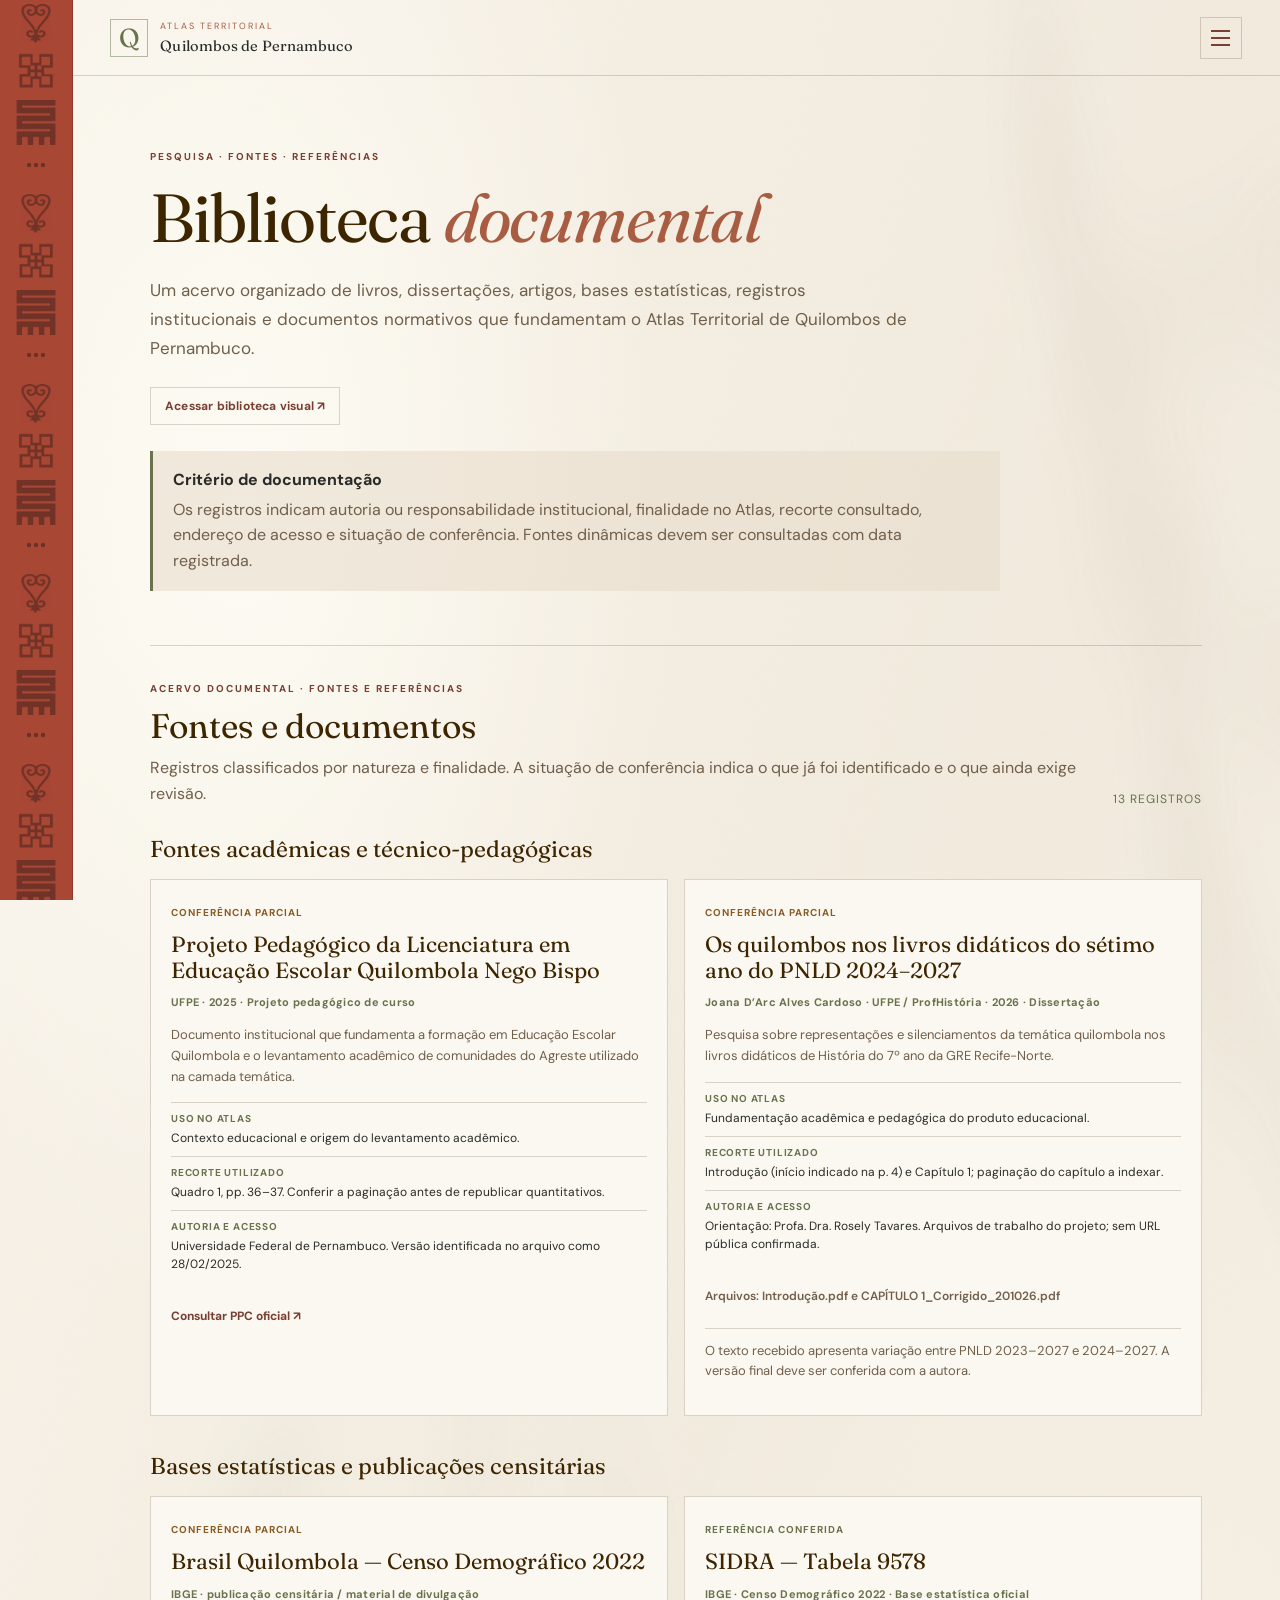
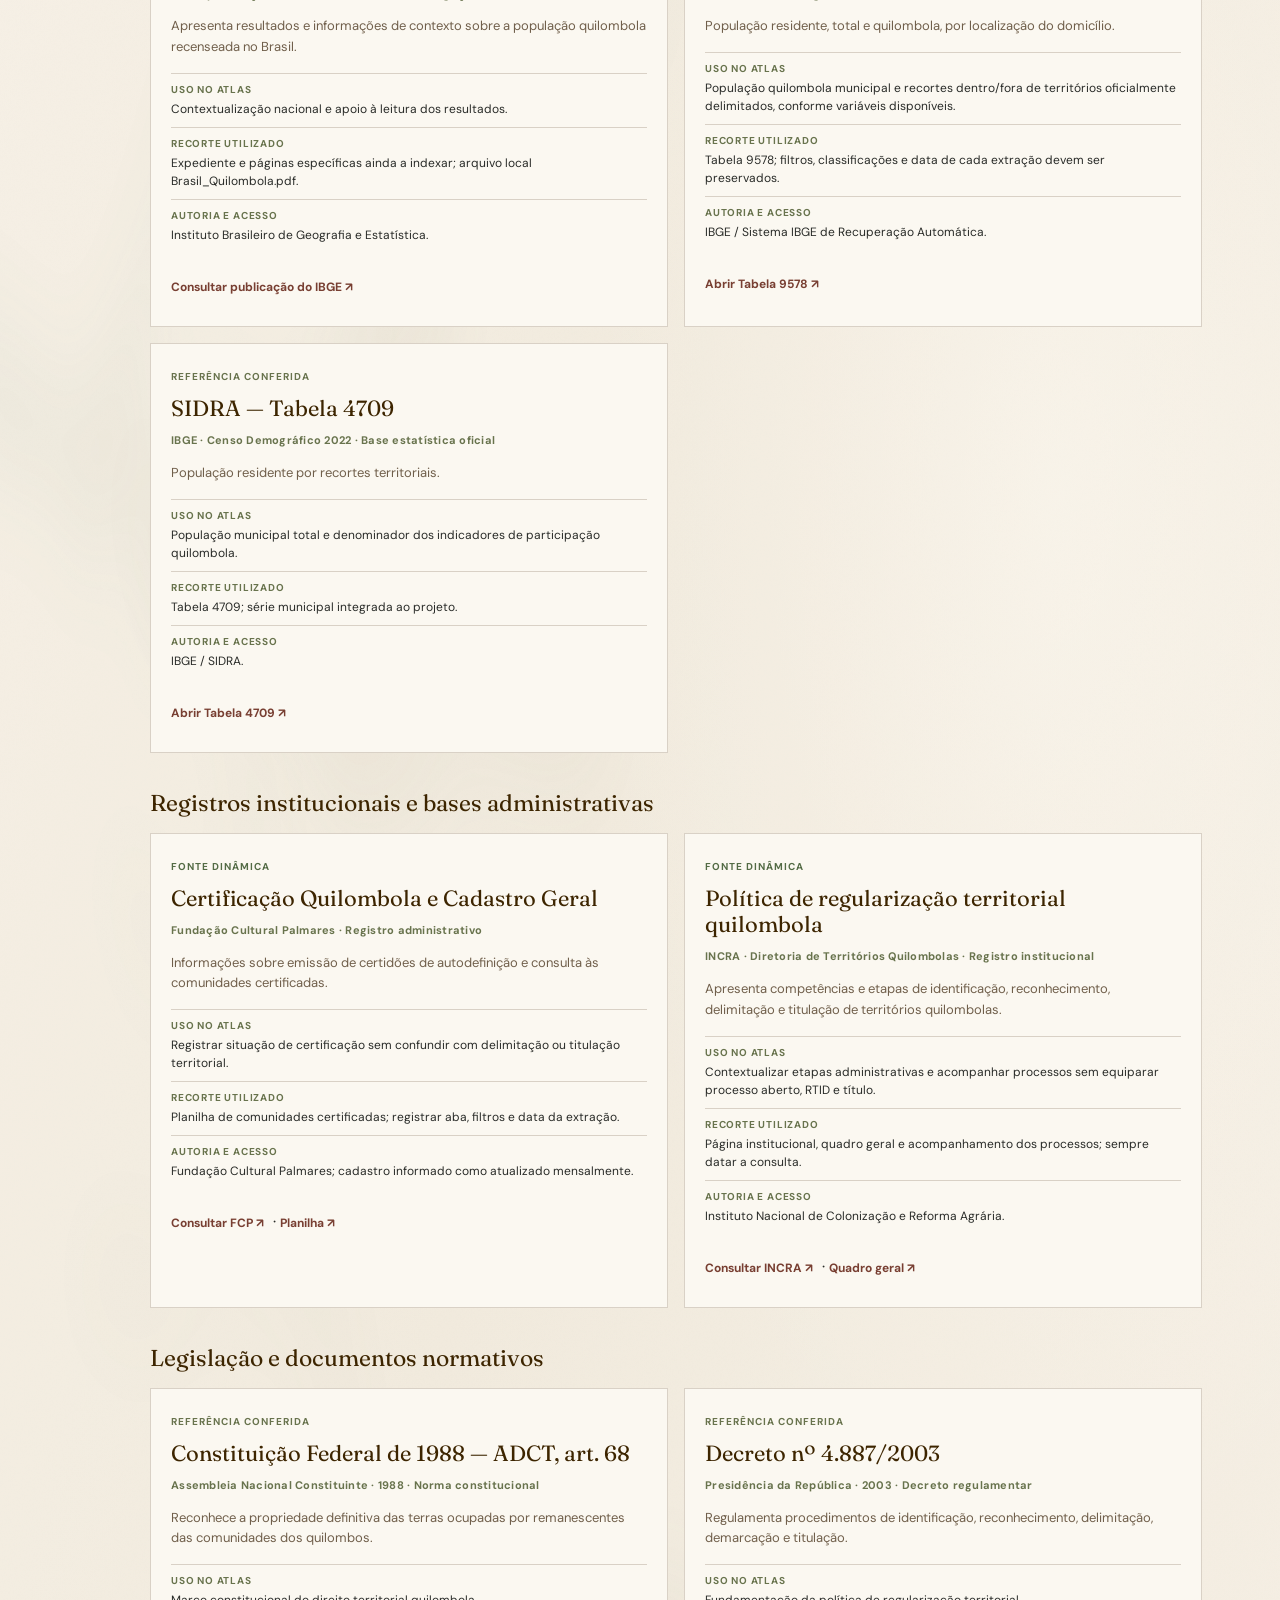
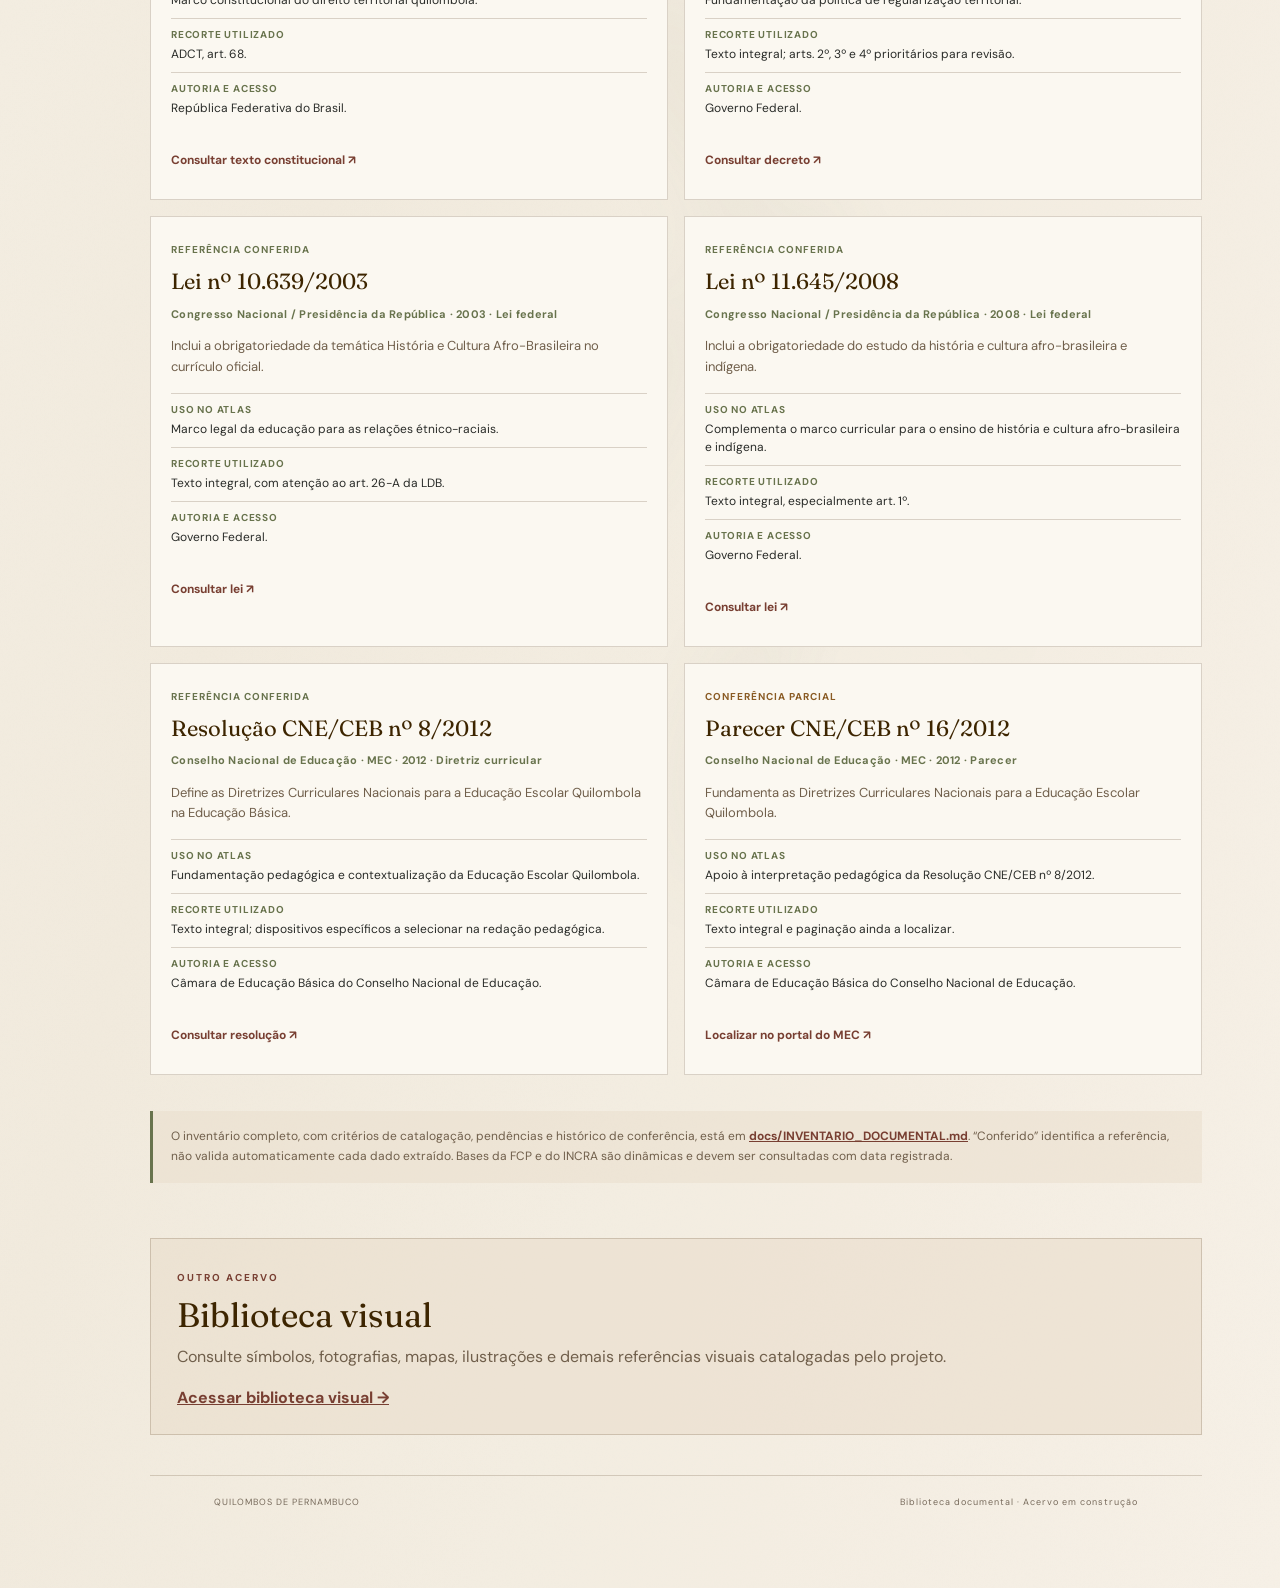
<file: biblioteca-documental.html>
<!doctype html>
<html lang="pt-BR">
<head>
<meta charset="utf-8"><meta name="viewport" content="width=device-width,initial-scale=1">
<meta name="theme-color" content="#F3EBDD">
<title>Biblioteca documental | Quilombos de Pernambuco</title>
<link rel="preconnect" href="https://fonts.googleapis.com"><link rel="preconnect" href="https://fonts.gstatic.com" crossorigin>
<link href="https://fonts.googleapis.com/css2?family=DM+Sans:wght@400;500;600;700&family=Fraunces:opsz,wght@9..144,400;9..144,500;9..144,600&display=swap" rel="stylesheet">
<link href="css/style.css?v=20261127-biblioteca-v120" rel="stylesheet"><link href="css/biblioteca.css?v=20261127-biblioteca-escrita-v130" rel="stylesheet">
</head>
<body><div class="app-shell">
<header class="topbar">
<a class="brand" href="index.html" aria-label="Voltar ao Atlas"><span class="brand-mark">Q</span><span><small>ATLAS TERRITORIAL</small><strong>Quilombos de Pernambuco</strong></span></a>
<details class="site-menu"><summary aria-label="Abrir menu de navegação"><span></span><span></span><span></span></summary><nav aria-label="Menu principal"><a href="index.html">Atlas territorial</a><a href="reconhecimentos.html">Entenda os reconhecimentos</a><a href="como-ler-o-atlas.html">Como ler o Atlas</a><a href="biblioteca.html">Biblioteca visual</a><a href="biblioteca-documental.html" aria-current="page">Biblioteca documental</a></nav></details>
</header>
<main class="library-main"><section class="library-intro"><p class="eyebrow">PESQUISA · FONTES · REFERÊNCIAS</p><h1>Biblioteca <em>documental</em></h1><p class="library-lead">Um acervo organizado de livros, dissertações, artigos, bases estatísticas, registros institucionais e documentos normativos que fundamentam o Atlas Territorial de Quilombos de Pernambuco.</p><div class="library-jump-links"><a href="biblioteca.html">Acessar biblioteca visual ↗</a></div><div class="library-notice"><strong>Critério de documentação</strong><p>Os registros indicam autoria ou responsabilidade institucional, finalidade no Atlas, recorte consultado, endereço de acesso e situação de conferência. Fontes dinâmicas devem ser consultadas com data registrada.</p></div></section><section class="library-section written-library" id="fontes-escritas" aria-labelledby="written-library-title">
<div class="library-section-heading"><div><span class="section-kicker">ACERVO DOCUMENTAL · FONTES E REFERÊNCIAS</span><h2 id="written-library-title">Fontes e documentos</h2><p>Registros classificados por natureza e finalidade. A situação de conferência indica o que já foi identificado e o que ainda exige revisão.</p></div><span class="collection-count">13 registros</span></div>
<div class="source-group"><h3>Fontes acadêmicas e técnico-pedagógicas</h3><div class="source-grid">
<article class="source-card"><span class="record-status partial">Conferência parcial</span><h4>Projeto Pedagógico da Licenciatura em Educação Escolar Quilombola Nego Bispo</h4><p class="source-meta">UFPE · 2025 · Projeto pedagógico de curso</p><p>Documento institucional que fundamenta a formação em Educação Escolar Quilombola e o levantamento acadêmico de comunidades do Agreste utilizado na camada temática.</p><dl><div><dt>Uso no Atlas</dt><dd>Contexto educacional e origem do levantamento acadêmico.</dd></div><div><dt>Recorte utilizado</dt><dd>Quadro 1, pp. 36–37. Conferir a paginação antes de republicar quantitativos.</dd></div><div><dt>Autoria e acesso</dt><dd>Universidade Federal de Pernambuco. Versão identificada no arquivo como 28/02/2025.</dd></div></dl><a class="source-link" href="https://www.ufpe.br/documents/3310313/5819053/PPC_LICENCIATURA%2BEEQ.%2BVERSA~O%2B28.02.2025.1.pdf/2ecab147-23ff-4e59-9678-b8272cc2e1ee" target="_blank" rel="noopener">Consultar PPC oficial ↗</a></article>
<article class="source-card"><span class="record-status partial">Conferência parcial</span><h4>Os quilombos nos livros didáticos do sétimo ano do PNLD 2024–2027</h4><p class="source-meta">Joana D’Arc Alves Cardoso · UFPE / ProfHistória · 2026 · Dissertação</p><p>Pesquisa sobre representações e silenciamentos da temática quilombola nos livros didáticos de História do 7º ano da GRE Recife-Norte.</p><dl><div><dt>Uso no Atlas</dt><dd>Fundamentação acadêmica e pedagógica do produto educacional.</dd></div><div><dt>Recorte utilizado</dt><dd>Introdução (início indicado na p. 4) e Capítulo 1; paginação do capítulo a indexar.</dd></div><div><dt>Autoria e acesso</dt><dd>Orientação: Profa. Dra. Rosely Tavares. Arquivos de trabalho do projeto; sem URL pública confirmada.</dd></div></dl><span class="source-link source-local">Arquivos: Introdução.pdf e CAPÍTULO 1_Corrigido_201026.pdf</span><p class="record-note">O texto recebido apresenta variação entre PNLD 2023–2027 e 2024–2027. A versão final deve ser conferida com a autora.</p></article>
</div></div>
<div class="source-group"><h3>Bases estatísticas e publicações censitárias</h3><div class="source-grid">
<article class="source-card"><span class="record-status partial">Conferência parcial</span><h4>Brasil Quilombola — Censo Demográfico 2022</h4><p class="source-meta">IBGE · publicação censitária / material de divulgação</p><p>Apresenta resultados e informações de contexto sobre a população quilombola recenseada no Brasil.</p><dl><div><dt>Uso no Atlas</dt><dd>Contextualização nacional e apoio à leitura dos resultados.</dd></div><div><dt>Recorte utilizado</dt><dd>Expediente e páginas específicas ainda a indexar; arquivo local Brasil_Quilombola.pdf.</dd></div><div><dt>Autoria e acesso</dt><dd>Instituto Brasileiro de Geografia e Estatística.</dd></div></dl><a class="source-link" href="https://www.ibge.gov.br/brasil-quilombola/Brasil_Quilombola.pdf" target="_blank" rel="noopener">Consultar publicação do IBGE ↗</a></article>
<article class="source-card"><span class="record-status">Referência conferida</span><h4>SIDRA — Tabela 9578</h4><p class="source-meta">IBGE · Censo Demográfico 2022 · Base estatística oficial</p><p>População residente, total e quilombola, por localização do domicílio.</p><dl><div><dt>Uso no Atlas</dt><dd>População quilombola municipal e recortes dentro/fora de territórios oficialmente delimitados, conforme variáveis disponíveis.</dd></div><div><dt>Recorte utilizado</dt><dd>Tabela 9578; filtros, classificações e data de cada extração devem ser preservados.</dd></div><div><dt>Autoria e acesso</dt><dd>IBGE / Sistema IBGE de Recuperação Automática.</dd></div></dl><a class="source-link" href="https://sidra.ibge.gov.br/tabela/9578" target="_blank" rel="noopener">Abrir Tabela 9578 ↗</a></article>
<article class="source-card"><span class="record-status">Referência conferida</span><h4>SIDRA — Tabela 4709</h4><p class="source-meta">IBGE · Censo Demográfico 2022 · Base estatística oficial</p><p>População residente por recortes territoriais.</p><dl><div><dt>Uso no Atlas</dt><dd>População municipal total e denominador dos indicadores de participação quilombola.</dd></div><div><dt>Recorte utilizado</dt><dd>Tabela 4709; série municipal integrada ao projeto.</dd></div><div><dt>Autoria e acesso</dt><dd>IBGE / SIDRA.</dd></div></dl><a class="source-link" href="https://sidra.ibge.gov.br/tabela/4709" target="_blank" rel="noopener">Abrir Tabela 4709 ↗</a></article>
</div></div>
<div class="source-group"><h3>Registros institucionais e bases administrativas</h3><div class="source-grid">
<article class="source-card"><span class="record-status dynamic">Fonte dinâmica</span><h4>Certificação Quilombola e Cadastro Geral</h4><p class="source-meta">Fundação Cultural Palmares · Registro administrativo</p><p>Informações sobre emissão de certidões de autodefinição e consulta às comunidades certificadas.</p><dl><div><dt>Uso no Atlas</dt><dd>Registrar situação de certificação sem confundir com delimitação ou titulação territorial.</dd></div><div><dt>Recorte utilizado</dt><dd>Planilha de comunidades certificadas; registrar aba, filtros e data da extração.</dd></div><div><dt>Autoria e acesso</dt><dd>Fundação Cultural Palmares; cadastro informado como atualizado mensalmente.</dd></div></dl><a class="source-link" href="https://www.gov.br/palmares/pt-br/departamentos/protecao-preservacao-e-articulacao/certificacao-quilombola" target="_blank" rel="noopener">Consultar FCP ↗</a> · <a class="source-link" href="https://docs.google.com/spreadsheets/d/1WBjixnnjJWrDXsA2WvElj65rrZ4nkNM-u5LclRV0lGs/edit?gid=680278480#gid=680278480" target="_blank" rel="noopener">Planilha ↗</a></article>
<article class="source-card"><span class="record-status dynamic">Fonte dinâmica</span><h4>Política de regularização territorial quilombola</h4><p class="source-meta">INCRA · Diretoria de Territórios Quilombolas · Registro institucional</p><p>Apresenta competências e etapas de identificação, reconhecimento, delimitação e titulação de territórios quilombolas.</p><dl><div><dt>Uso no Atlas</dt><dd>Contextualizar etapas administrativas e acompanhar processos sem equiparar processo aberto, RTID e título.</dd></div><div><dt>Recorte utilizado</dt><dd>Página institucional, quadro geral e acompanhamento dos processos; sempre datar a consulta.</dd></div><div><dt>Autoria e acesso</dt><dd>Instituto Nacional de Colonização e Reforma Agrária.</dd></div></dl><a class="source-link" href="https://www.gov.br/incra/pt-br/assuntos/governanca-fundiaria/quilombolas/" target="_blank" rel="noopener">Consultar INCRA ↗</a> · <a class="source-link" href="https://www.gov.br/incra/pt-br/assuntos/governanca-fundiaria/quilombolas/quadro-geral.pdf/@@display-file/file" target="_blank" rel="noopener">Quadro geral ↗</a></article>
</div></div>
<div class="source-group"><h3>Legislação e documentos normativos</h3><div class="source-grid">
<article class="source-card"><span class="record-status">Referência conferida</span><h4>Constituição Federal de 1988 — ADCT, art. 68</h4><p class="source-meta">Assembleia Nacional Constituinte · 1988 · Norma constitucional</p><p>Reconhece a propriedade definitiva das terras ocupadas por remanescentes das comunidades dos quilombos.</p><dl><div><dt>Uso no Atlas</dt><dd>Marco constitucional do direito territorial quilombola.</dd></div><div><dt>Recorte utilizado</dt><dd>ADCT, art. 68.</dd></div><div><dt>Autoria e acesso</dt><dd>República Federativa do Brasil.</dd></div></dl><a class="source-link" href="https://www4.planalto.gov.br/legislacao/legis-federal/constituicao" target="_blank" rel="noopener">Consultar texto constitucional ↗</a></article>
<article class="source-card"><span class="record-status">Referência conferida</span><h4>Decreto nº 4.887/2003</h4><p class="source-meta">Presidência da República · 2003 · Decreto regulamentar</p><p>Regulamenta procedimentos de identificação, reconhecimento, delimitação, demarcação e titulação.</p><dl><div><dt>Uso no Atlas</dt><dd>Fundamentação da política de regularização territorial.</dd></div><div><dt>Recorte utilizado</dt><dd>Texto integral; arts. 2º, 3º e 4º prioritários para revisão.</dd></div><div><dt>Autoria e acesso</dt><dd>Governo Federal.</dd></div></dl><a class="source-link" href="https://www.planalto.gov.br/ccivil_03/decreto/2003/d4887.htm" target="_blank" rel="noopener">Consultar decreto ↗</a></article>
<article class="source-card"><span class="record-status">Referência conferida</span><h4>Lei nº 10.639/2003</h4><p class="source-meta">Congresso Nacional / Presidência da República · 2003 · Lei federal</p><p>Inclui a obrigatoriedade da temática História e Cultura Afro-Brasileira no currículo oficial.</p><dl><div><dt>Uso no Atlas</dt><dd>Marco legal da educação para as relações étnico-raciais.</dd></div><div><dt>Recorte utilizado</dt><dd>Texto integral, com atenção ao art. 26-A da LDB.</dd></div><div><dt>Autoria e acesso</dt><dd>Governo Federal.</dd></div></dl><a class="source-link" href="https://www.planalto.gov.br/ccivil_03/leis/2003/l10.639.htm" target="_blank" rel="noopener">Consultar lei ↗</a></article>
<article class="source-card"><span class="record-status">Referência conferida</span><h4>Lei nº 11.645/2008</h4><p class="source-meta">Congresso Nacional / Presidência da República · 2008 · Lei federal</p><p>Inclui a obrigatoriedade do estudo da história e cultura afro-brasileira e indígena.</p><dl><div><dt>Uso no Atlas</dt><dd>Complementa o marco curricular para o ensino de história e cultura afro-brasileira e indígena.</dd></div><div><dt>Recorte utilizado</dt><dd>Texto integral, especialmente art. 1º.</dd></div><div><dt>Autoria e acesso</dt><dd>Governo Federal.</dd></div></dl><a class="source-link" href="https://www.planalto.gov.br/ccivil_03/_ato2007-2010/2008/lei/l11645.htm" target="_blank" rel="noopener">Consultar lei ↗</a></article>
<article class="source-card"><span class="record-status">Referência conferida</span><h4>Resolução CNE/CEB nº 8/2012</h4><p class="source-meta">Conselho Nacional de Educação · MEC · 2012 · Diretriz curricular</p><p>Define as Diretrizes Curriculares Nacionais para a Educação Escolar Quilombola na Educação Básica.</p><dl><div><dt>Uso no Atlas</dt><dd>Fundamentação pedagógica e contextualização da Educação Escolar Quilombola.</dd></div><div><dt>Recorte utilizado</dt><dd>Texto integral; dispositivos específicos a selecionar na redação pedagógica.</dd></div><div><dt>Autoria e acesso</dt><dd>Câmara de Educação Básica do Conselho Nacional de Educação.</dd></div></dl><a class="source-link" href="https://etnicoracial.mec.gov.br/images/pdf/resolucao_8_201112.pdf" target="_blank" rel="noopener">Consultar resolução ↗</a></article>
<article class="source-card"><span class="record-status partial">Conferência parcial</span><h4>Parecer CNE/CEB nº 16/2012</h4><p class="source-meta">Conselho Nacional de Educação · MEC · 2012 · Parecer</p><p>Fundamenta as Diretrizes Curriculares Nacionais para a Educação Escolar Quilombola.</p><dl><div><dt>Uso no Atlas</dt><dd>Apoio à interpretação pedagógica da Resolução CNE/CEB nº 8/2012.</dd></div><div><dt>Recorte utilizado</dt><dd>Texto integral e paginação ainda a localizar.</dd></div><div><dt>Autoria e acesso</dt><dd>Câmara de Educação Básica do Conselho Nacional de Educação.</dd></div></dl><a class="source-link" href="https://www.gov.br/mec/pt-br/etnico-racial/educacao-escolar-quilombola" target="_blank" rel="noopener">Localizar no portal do MEC ↗</a></article>
</div></div>
<p class="inventory-note">O inventário completo, com critérios de catalogação, pendências e histórico de conferência, está em <a href="docs/INVENTARIO_DOCUMENTAL.md" target="_blank" rel="noopener">docs/INVENTARIO_DOCUMENTAL.md</a>. “Conferido” identifica a referência, não valida automaticamente cada dado extraído. Bases da FCP e do INCRA são dinâmicas e devem ser consultadas com data registrada.</p>
</section><section class="library-next"><span class="section-kicker">OUTRO ACERVO</span><h2>Biblioteca visual</h2><p>Consulte símbolos, fotografias, mapas, ilustrações e demais referências visuais catalogadas pelo projeto.</p><a href="biblioteca.html">Acessar biblioteca visual →</a></section><footer class="site-footer"><span>QUILOMBOS DE PERNAMBUCO</span><span>Biblioteca documental · Acervo em construção</span></footer></main></div></body></html>
</file>
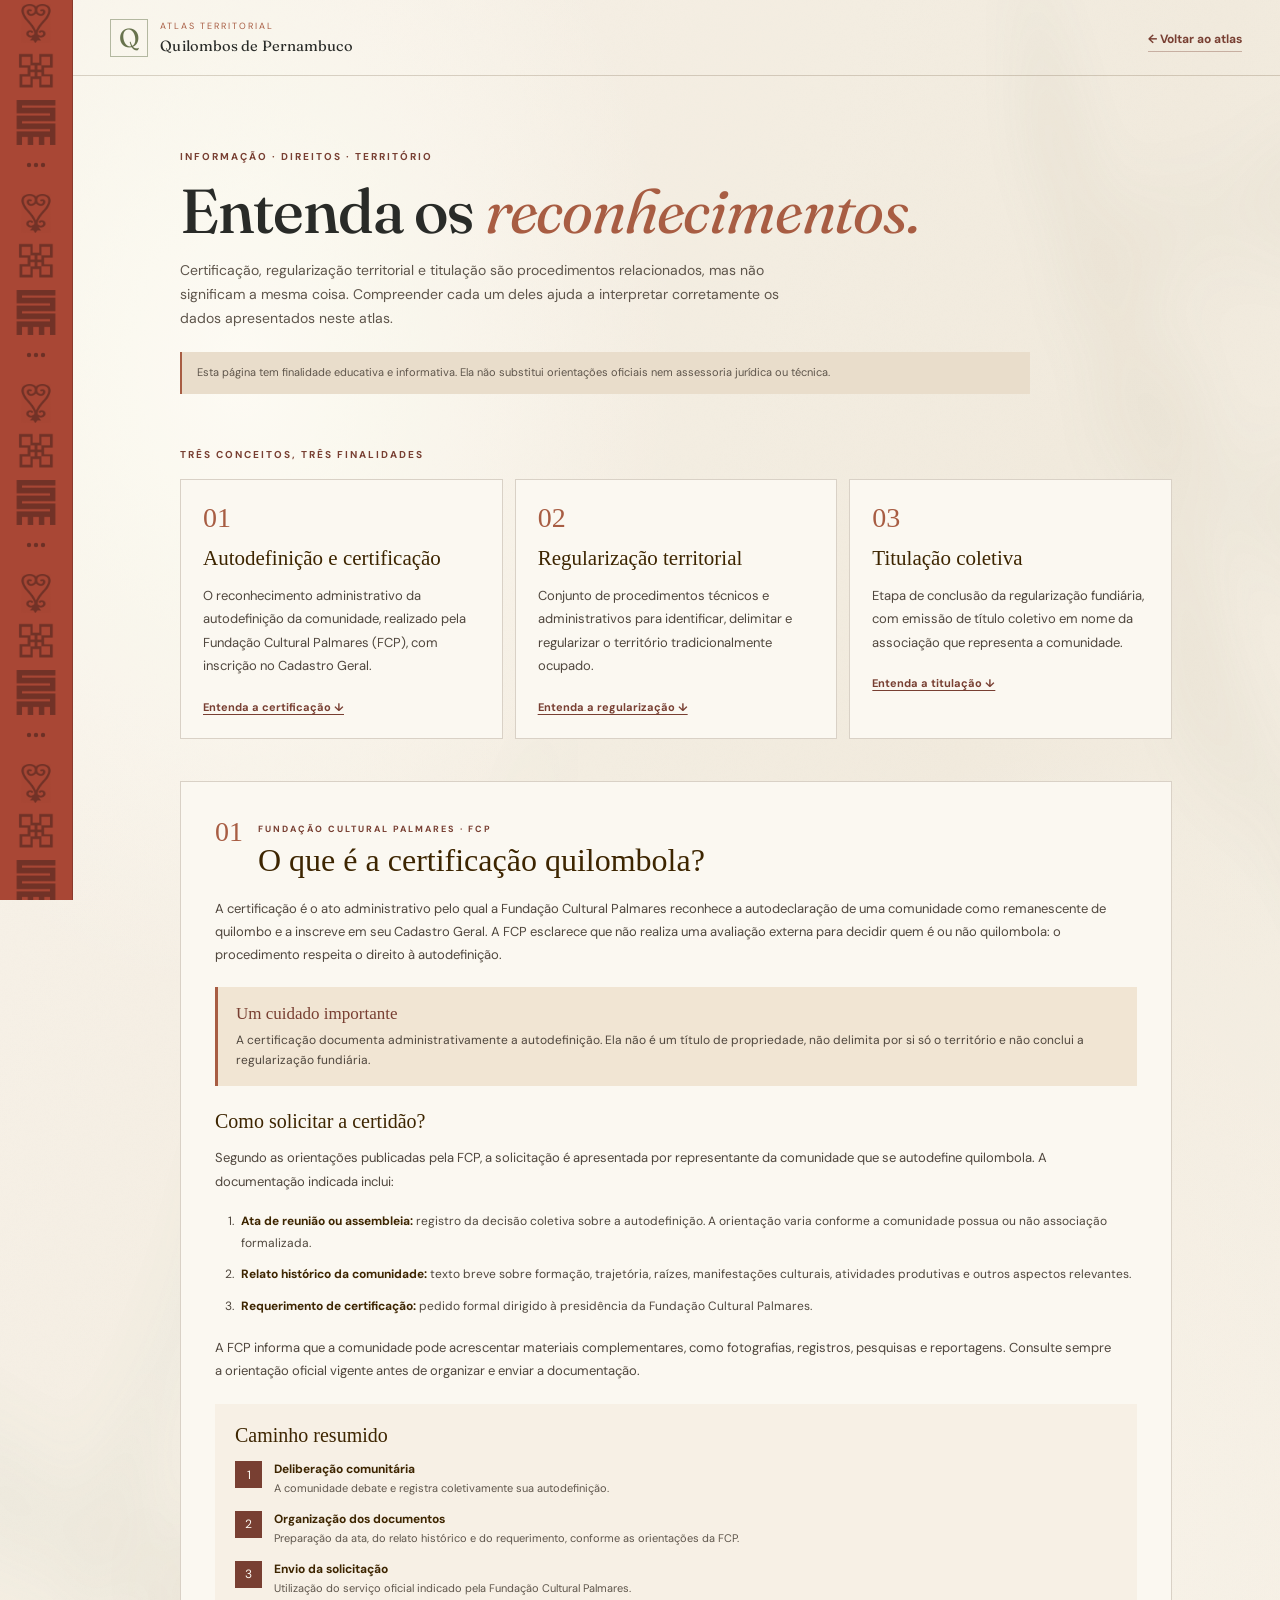
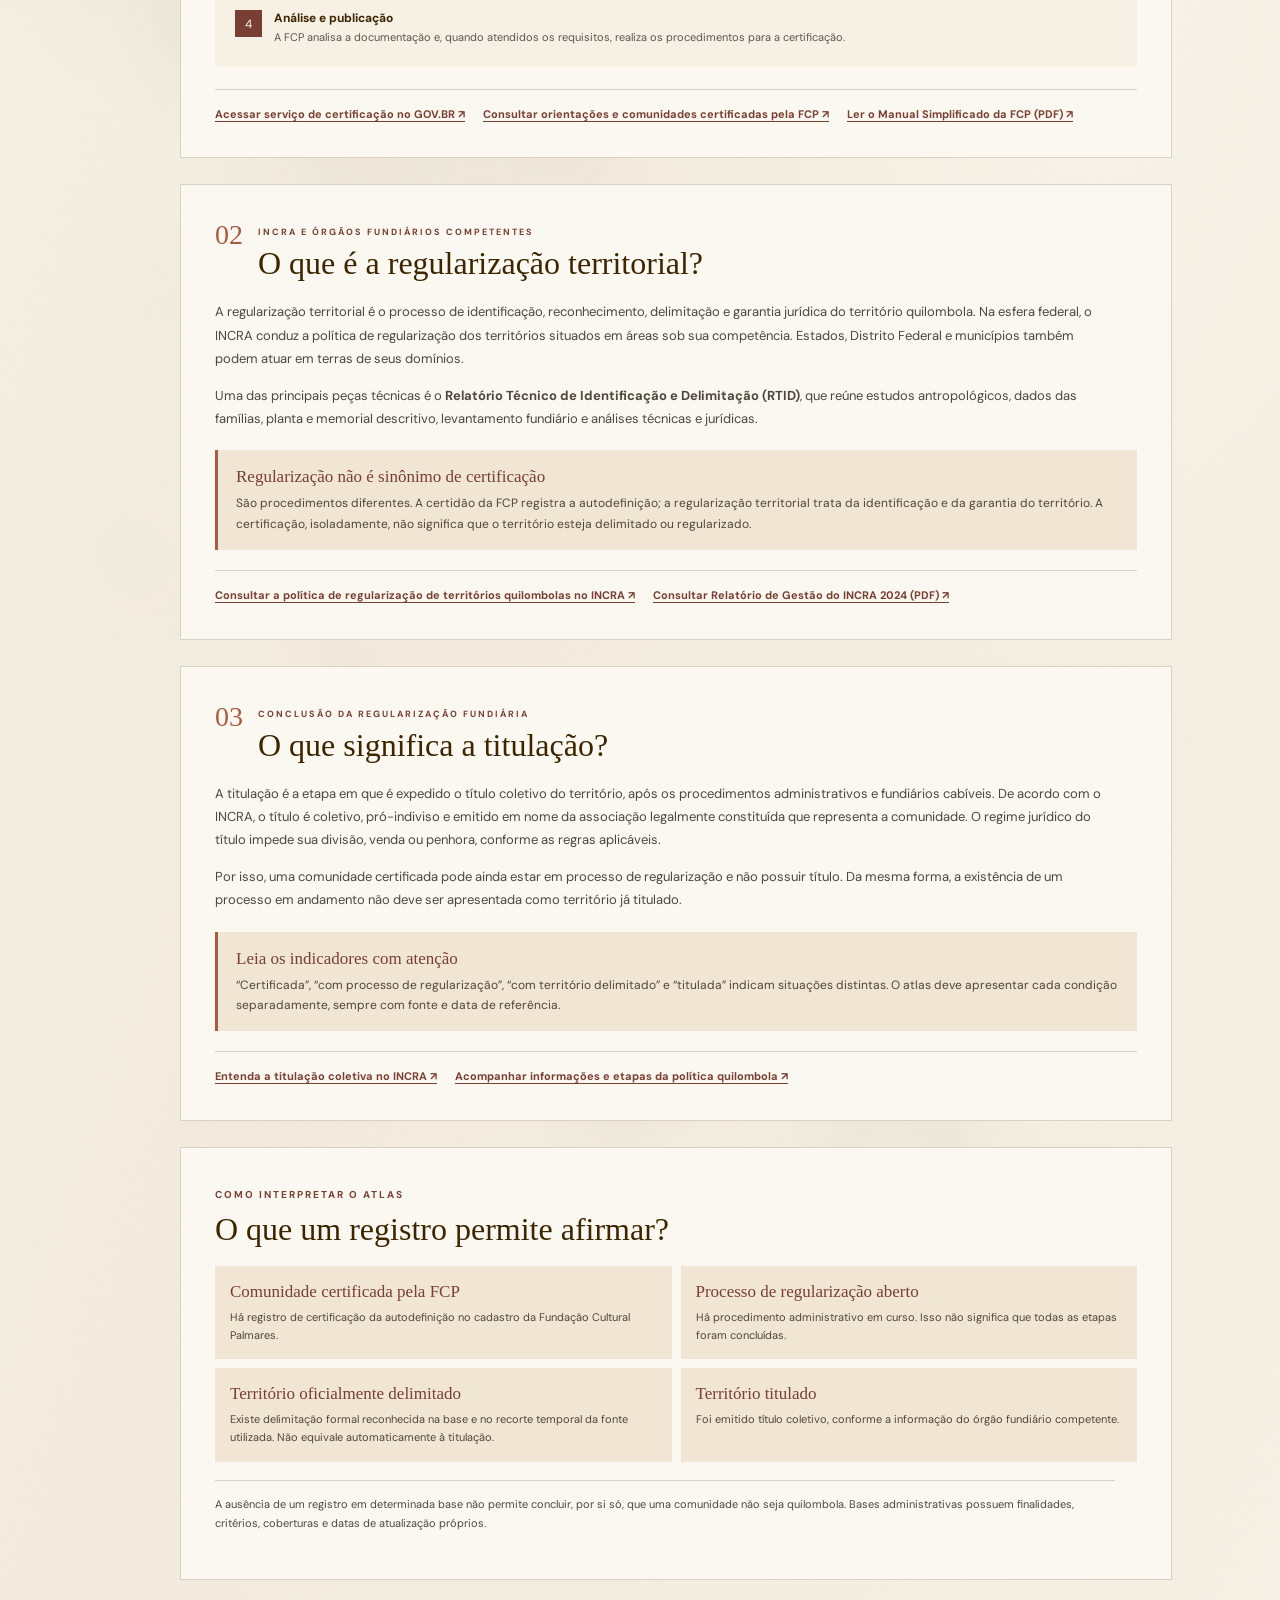
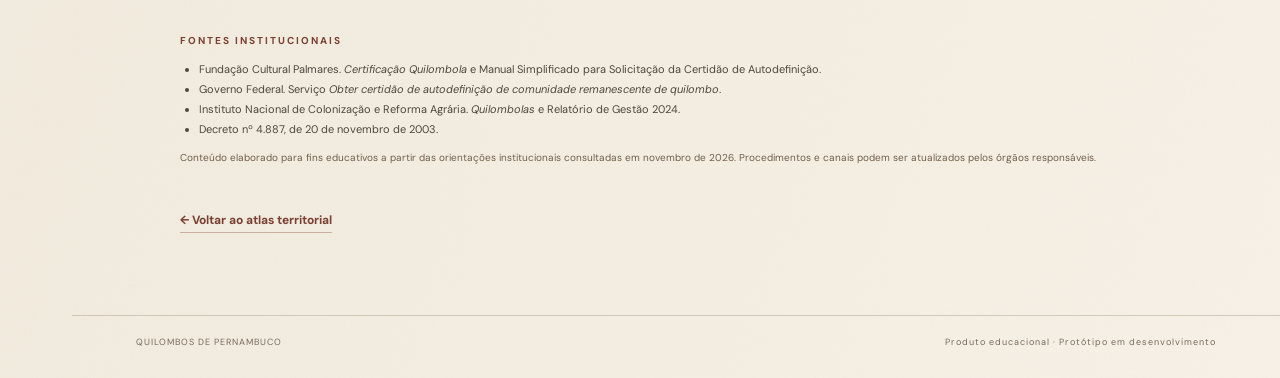
<file: reconhecimentos.html>
<!doctype html>
<html lang="pt-BR">
<head>
  <meta charset="utf-8">
  <meta name="viewport" content="width=device-width, initial-scale=1">
  <meta name="theme-color" content="#F3EBDD">
  <title>Entenda os reconhecimentos | Quilombos de Pernambuco</title>
  <link rel="preconnect" href="https://fonts.googleapis.com">
  <link rel="preconnect" href="https://fonts.gstatic.com" crossorigin>
  <link href="https://fonts.googleapis.com/css2?family=DM+Sans:wght@400;500;600;700&family=Fraunces:opsz,wght@9..144,400;9..144,500;9..144,600&display=swap" rel="stylesheet">
  <link href="css/style.css?v=20261125-reconhecimentos" rel="stylesheet">
  <link href="css/reconhecimentos.css?v=20261125-reconhecimentos" rel="stylesheet">
</head>
<body class="recognition-page">
  <div class="app-shell">
    <header class="topbar">
      <a class="brand" href="index.html" aria-label="Voltar ao Atlas Quilombos de Pernambuco">
        <span class="brand-mark">Q</span>
        <span><small>ATLAS TERRITORIAL</small><strong>Quilombos de Pernambuco</strong></span>
      </a>
      <nav class="recognition-nav" aria-label="Navegação principal">
        <a href="index.html">← Voltar ao atlas</a>
      </nav>
    </header>

    <main class="recognition-main">
      <section class="recognition-hero">
        <p class="eyebrow">INFORMAÇÃO · DIREITOS · TERRITÓRIO</p>
        <h1>Entenda os <em>reconhecimentos.</em></h1>
        <p class="lead">Certificação, regularização territorial e titulação são procedimentos relacionados, mas não significam a mesma coisa. Compreender cada um deles ajuda a interpretar corretamente os dados apresentados neste atlas.</p>
        <p class="recognition-note">Esta página tem finalidade educativa e informativa. Ela não substitui orientações oficiais nem assessoria jurídica ou técnica.</p>
      </section>

      <section class="recognition-intro">
        <span class="section-kicker">TRÊS CONCEITOS, TRÊS FINALIDADES</span>
        <div class="recognition-cards">
          <article class="recognition-card">
            <span class="recognition-number">01</span>
            <h2>Autodefinição e certificação</h2>
            <p>O reconhecimento administrativo da autodefinição da comunidade, realizado pela Fundação Cultural Palmares (FCP), com inscrição no Cadastro Geral.</p>
            <a href="#certificacao">Entenda a certificação ↓</a>
          </article>
          <article class="recognition-card">
            <span class="recognition-number">02</span>
            <h2>Regularização territorial</h2>
            <p>Conjunto de procedimentos técnicos e administrativos para identificar, delimitar e regularizar o território tradicionalmente ocupado.</p>
            <a href="#regularizacao">Entenda a regularização ↓</a>
          </article>
          <article class="recognition-card">
            <span class="recognition-number">03</span>
            <h2>Titulação coletiva</h2>
            <p>Etapa de conclusão da regularização fundiária, com emissão de título coletivo em nome da associação que representa a comunidade.</p>
            <a href="#titulacao">Entenda a titulação ↓</a>
          </article>
        </div>
      </section>

      <section class="recognition-section" id="certificacao">
        <div class="recognition-section-heading"><span>01</span><div><span class="section-kicker">FUNDAÇÃO CULTURAL PALMARES · FCP</span><h2>O que é a certificação quilombola?</h2></div></div>
        <p>A certificação é o ato administrativo pelo qual a Fundação Cultural Palmares reconhece a autodeclaração de uma comunidade como remanescente de quilombo e a inscreve em seu Cadastro Geral. A FCP esclarece que não realiza uma avaliação externa para decidir quem é ou não quilombola: o procedimento respeita o direito à autodefinição.</p>
        <div class="recognition-callout"><strong>Um cuidado importante</strong><p>A certificação documenta administrativamente a autodefinição. Ela não é um título de propriedade, não delimita por si só o território e não conclui a regularização fundiária.</p></div>

        <h3>Como solicitar a certidão?</h3>
        <p>Segundo as orientações publicadas pela FCP, a solicitação é apresentada por representante da comunidade que se autodefine quilombola. A documentação indicada inclui:</p>
        <ol class="document-list">
          <li><strong>Ata de reunião ou assembleia:</strong> registro da decisão coletiva sobre a autodefinição. A orientação varia conforme a comunidade possua ou não associação formalizada.</li>
          <li><strong>Relato histórico da comunidade:</strong> texto breve sobre formação, trajetória, raízes, manifestações culturais, atividades produtivas e outros aspectos relevantes.</li>
          <li><strong>Requerimento de certificação:</strong> pedido formal dirigido à presidência da Fundação Cultural Palmares.</li>
        </ol>
        <p>A FCP informa que a comunidade pode acrescentar materiais complementares, como fotografias, registros, pesquisas e reportagens. Consulte sempre a orientação oficial vigente antes de organizar e enviar a documentação.</p>

        <div class="recognition-steps">
          <h3>Caminho resumido</h3>
          <ol>
            <li><span>1</span><div><strong>Deliberação comunitária</strong><small>A comunidade debate e registra coletivamente sua autodefinição.</small></div></li>
            <li><span>2</span><div><strong>Organização dos documentos</strong><small>Preparação da ata, do relato histórico e do requerimento, conforme as orientações da FCP.</small></div></li>
            <li><span>3</span><div><strong>Envio da solicitação</strong><small>Utilização do serviço oficial indicado pela Fundação Cultural Palmares.</small></div></li>
            <li><span>4</span><div><strong>Análise e publicação</strong><small>A FCP analisa a documentação e, quando atendidos os requisitos, realiza os procedimentos para a certificação.</small></div></li>
          </ol>
        </div>
        <div class="official-links">
          <a href="https://www.gov.br/pt-br/servicos/obter-certidao-de-autodefinicao-de-comunidade-remanescente-de-quilombo?id=12790&origem=servico" target="_blank" rel="noopener">Acessar serviço de certificação no GOV.BR ↗</a>
          <a href="https://www.gov.br/palmares/pt-br/departamentos/protecao-preservacao-e-articulacao/certificacao-quilombola" target="_blank" rel="noopener">Consultar orientações e comunidades certificadas pela FCP ↗</a>
          <a href="https://www.gov.br/palmares/pt-br/departamentos/protecao-preservacao-e-articulacao/copy_of_ManualCertificaoQuilombola2024_ok.pdf" target="_blank" rel="noopener">Ler o Manual Simplificado da FCP (PDF) ↗</a>
        </div>
      </section>

      <section class="recognition-section" id="regularizacao">
        <div class="recognition-section-heading"><span>02</span><div><span class="section-kicker">INCRA E ÓRGÃOS FUNDIÁRIOS COMPETENTES</span><h2>O que é a regularização territorial?</h2></div></div>
        <p>A regularização territorial é o processo de identificação, reconhecimento, delimitação e garantia jurídica do território quilombola. Na esfera federal, o INCRA conduz a política de regularização dos territórios situados em áreas sob sua competência. Estados, Distrito Federal e municípios também podem atuar em terras de seus domínios.</p>
        <p>Uma das principais peças técnicas é o <strong>Relatório Técnico de Identificação e Delimitação (RTID)</strong>, que reúne estudos antropológicos, dados das famílias, planta e memorial descritivo, levantamento fundiário e análises técnicas e jurídicas.</p>
        <div class="recognition-callout"><strong>Regularização não é sinônimo de certificação</strong><p>São procedimentos diferentes. A certidão da FCP registra a autodefinição; a regularização territorial trata da identificação e da garantia do território. A certificação, isoladamente, não significa que o território esteja delimitado ou regularizado.</p></div>
        <div class="official-links">
          <a href="https://www.gov.br/incra/pt-br/assuntos/governanca-fundiaria/quilombolas" target="_blank" rel="noopener">Consultar a política de regularização de territórios quilombolas no INCRA ↗</a>
          <a href="https://www.gov.br/incra/pt-br/acesso-a-informacao/transparencia-e-prestacao-de-contas/Relatorio_de_Gestao_Incra_2024_v31.03.2025.pdf" target="_blank" rel="noopener">Consultar Relatório de Gestão do INCRA 2024 (PDF) ↗</a>
        </div>
      </section>

      <section class="recognition-section" id="titulacao">
        <div class="recognition-section-heading"><span>03</span><div><span class="section-kicker">CONCLUSÃO DA REGULARIZAÇÃO FUNDIÁRIA</span><h2>O que significa a titulação?</h2></div></div>
        <p>A titulação é a etapa em que é expedido o título coletivo do território, após os procedimentos administrativos e fundiários cabíveis. De acordo com o INCRA, o título é coletivo, pró-indiviso e emitido em nome da associação legalmente constituída que representa a comunidade. O regime jurídico do título impede sua divisão, venda ou penhora, conforme as regras aplicáveis.</p>
        <p>Por isso, uma comunidade certificada pode ainda estar em processo de regularização e não possuir título. Da mesma forma, a existência de um processo em andamento não deve ser apresentada como território já titulado.</p>
        <div class="recognition-callout"><strong>Leia os indicadores com atenção</strong><p>“Certificada”, “com processo de regularização”, “com território delimitado” e “titulada” indicam situações distintas. O atlas deve apresentar cada condição separadamente, sempre com fonte e data de referência.</p></div>
        <div class="official-links">
          <a href="https://www.gov.br/incra/pt-br/assuntos/noticias/governo-entrega-titulos-de-regularizacao-de-territorios-quilombolas" target="_blank" rel="noopener">Entenda a titulação coletiva no INCRA ↗</a>
          <a href="https://www.gov.br/incra/pt-br/assuntos/governanca-fundiaria/quilombolas" target="_blank" rel="noopener">Acompanhar informações e etapas da política quilombola ↗</a>
        </div>
      </section>

      <section class="recognition-section recognition-reading">
        <span class="section-kicker">COMO INTERPRETAR O ATLAS</span>
        <h2>O que um registro permite afirmar?</h2>
        <div class="reading-table">
          <div><strong>Comunidade certificada pela FCP</strong><p>Há registro de certificação da autodefinição no cadastro da Fundação Cultural Palmares.</p></div>
          <div><strong>Processo de regularização aberto</strong><p>Há procedimento administrativo em curso. Isso não significa que todas as etapas foram concluídas.</p></div>
          <div><strong>Território oficialmente delimitado</strong><p>Existe delimitação formal reconhecida na base e no recorte temporal da fonte utilizada. Não equivale automaticamente à titulação.</p></div>
          <div><strong>Território titulado</strong><p>Foi emitido título coletivo, conforme a informação do órgão fundiário competente.</p></div>
        </div>
        <p class="recognition-footnote">A ausência de um registro em determinada base não permite concluir, por si só, que uma comunidade não seja quilombola. Bases administrativas possuem finalidades, critérios, coberturas e datas de atualização próprios.</p>
      </section>

      <section class="recognition-sources">
        <span class="section-kicker">FONTES INSTITUCIONAIS</span>
        <ul>
          <li>Fundação Cultural Palmares. <em>Certificação Quilombola</em> e Manual Simplificado para Solicitação da Certidão de Autodefinição.</li>
          <li>Governo Federal. Serviço <em>Obter certidão de autodefinição de comunidade remanescente de quilombo</em>.</li>
          <li>Instituto Nacional de Colonização e Reforma Agrária. <em>Quilombolas</em> e Relatório de Gestão 2024.</li>
          <li>Decreto nº 4.887, de 20 de novembro de 2003.</li>
        </ul>
        <p>Conteúdo elaborado para fins educativos a partir das orientações institucionais consultadas em novembro de 2026. Procedimentos e canais podem ser atualizados pelos órgãos responsáveis.</p>
      </section>

      <div class="recognition-back"><a href="index.html">← Voltar ao atlas territorial</a></div>
    </main>
    <footer class="site-footer"><span>QUILOMBOS DE PERNAMBUCO</span><span>Produto educacional · Protótipo em desenvolvimento</span></footer>
  </div>
</body>
</html>
</file>
<file: css/style.css>
:root {
  --bg:#F3EBDD; --surface:#FBF8F1; --surface-2:#E9DDCB;
  --line:rgba(61,37,0,.18); --text:#292B28; --muted:#705F4B;
  --terra:#783F32; --terra-light:#A85D43; --sand:#D9B78C;
  --green:#68775B; --brown-deep:#3D2500;
  font-family:"DM Sans",Inter,ui-sans-serif,system-ui,-apple-system,BlinkMacSystemFont,"Segoe UI",sans-serif;
}
* { box-sizing: border-box; }
html, body { margin: 0; min-height: 100%; background: var(--bg); color: var(--text); }
body { background-image: radial-gradient(ellipse at 48% 25%, rgba(120,63,50,.055), transparent 48%); }
button, input { font: inherit; }
button { cursor: pointer; }
.app-shell { min-height: 100vh; }
.topbar { height: 76px; padding: 0 clamp(20px, 5vw, 76px); display:flex; align-items:center; justify-content:space-between; border-bottom:1px solid var(--line); }
.brand { display:flex; align-items:center; gap:12px; color:inherit; text-decoration:none; }
.brand-mark { width:38px; height:38px; display:grid; place-items:center; border:1px solid rgba(209,139,104,.65); color:var(--terra-light); font: 26px Georgia,serif; }
.brand small { display:block; color:var(--terra-light); letter-spacing:2px; font-size:9px; margin-bottom:3px; }
.brand strong { font: 17px Georgia,serif; letter-spacing:.1px; }
.topbar-meta { color:var(--muted); font-size:11px; letter-spacing:.8px; text-transform:uppercase; }
.status-dot,.live-dot { display:inline-block; width:7px; height:7px; border-radius:50%; background:#91a17b; margin-right:7px; box-shadow:0 0 12px rgba(145,161,123,.5); }
main { max-width:1440px; margin:0 auto; padding: clamp(30px,5vw,66px) clamp(18px,5vw,76px) 50px; }
.intro { display:flex; align-items:flex-end; justify-content:space-between; gap:30px; margin-bottom:38px; }
.eyebrow,.section-kicker { color:var(--terra-light); font-size:10px; letter-spacing:2px; font-weight:700; }
h1 { font: 500 clamp(32px,4.2vw,55px)/1.08 Georgia,serif; letter-spacing:-1.2px; margin:15px 0 14px; }
h1 em { color:var(--terra-light); font-weight:400; }
.lead { max-width:610px; color:#5E554B; font-size:14px; line-height:1.7; margin:0; }
.state-stat { min-width:220px; border-left:1px solid var(--line); padding:6px 0 6px 24px; }
.stat-label { display:block; color:var(--muted); font-size:9px; letter-spacing:1.5px; margin-bottom:8px; }
.state-stat strong { display:block; color:var(--sand); font: 36px Georgia,serif; }
.state-stat>span:not(.stat-label) { display:block; color:#c7b6a4; font-size:12px; margin-top:2px; }
.state-stat small { display:block; color:#776A5B; font-size:10px; margin-top:10px; }
.explorer { border:1px solid var(--line); background:rgba(251,248,241,.94); padding:20px; box-shadow:0 24px 70px rgba(0,0,0,.2); }
.map-toolbar { display:flex; align-items:center; justify-content:space-between; gap:20px; margin-bottom:17px; }
.map-toolbar h2 { margin:6px 0 0; font: 24px Georgia,serif; color:var(--brown-deep); }
.map-actions { display:flex; align-items:center; gap:8px; }
.search-box { display:flex; align-items:center; gap:8px; width:230px; padding:9px 12px; border:1px solid var(--line); background:#FFFCF6; color:var(--muted); }
.search-box input { width:100%; border:0; outline:0; background:transparent; color:var(--text); font-size:12px; }
.icon-button { width:36px; height:36px; border:1px solid var(--line); color:var(--sand); background:#17120f; font-size:21px; }
.site-footer { max-width:1440px; margin:0 auto; padding:20px clamp(18px,5vw,76px) 30px; display:flex; justify-content:space-between; gap:20px; color:#776A5B; border-top:1px solid var(--line); font-size:9px; letter-spacing:1px; }
.editorial-note { display:flex; gap:14px; align-items:flex-start; max-width:820px; margin:25px 0 0; color:#5E554B; font-size:12px; line-height:1.7; }
.editorial-note p { margin:0; }
.editorial-note strong { color:var(--brown-deep); }
.note-symbol { color:var(--terra-light); font-size:22px; }
@media(max-width:720px) {
 .topbar { height:66px; padding:0 17px; }
 .brand strong { font-size:14px; }
 .topbar-meta { font-size:8px; }
 main { padding:30px 12px 35px; }
 .intro { display:block; margin-bottom:25px; }
 .state-stat { margin-top:24px; padding:0 0 0 14px; }
 .map-toolbar { align-items:flex-start; flex-direction:column; }
 .map-actions { width:100%; }
 .search-box { flex:1; }
 .explorer { padding:12px; }
 .site-footer { padding:18px; flex-direction:column; }
}
.search-wrap{position:relative}.search-suggestions{position:absolute;z-index:15;top:calc(100% + 5px);left:0;right:0;max-height:280px;overflow:auto;background:#FFFCF6;border:1px solid rgba(61,37,0,.24);box-shadow:0 12px 28px rgba(61,37,0,.16)}
.search-suggestions[hidden]{display:none}.search-suggestion{display:block;width:100%;padding:10px 12px;border:0;border-bottom:1px solid rgba(61,37,0,.09);background:transparent;color:#292B28;text-align:left;font-size:12px}
.search-suggestion:hover,.search-suggestion:focus{background:#E9DDCB;outline:0}.search-suggestion small{display:block;color:#806C57;font-size:9px;margin-top:3px}.search-empty{padding:12px;color:#705F4B;font-size:11px}

/* Painel estatístico comparativo: Brasil, Nordeste e Pernambuco */
.regional-dashboard{margin:0 0 34px;padding:24px clamp(16px,3vw,34px);background:rgba(251,248,241,.94);border:1px solid var(--line);box-shadow:0 14px 38px rgba(61,37,0,.08)}
.regional-heading h2{margin:7px 0 7px;font:500 clamp(25px,3vw,34px)/1.15 Georgia,serif;color:var(--brown-deep)}
.regional-heading p{margin:0;color:#5E554B;font-size:13px;line-height:1.6}
.regional-tabs{display:grid;grid-template-columns:repeat(3,1fr);gap:7px;margin:22px 0 14px;padding:5px;background:#E9DDCB;border:1px solid var(--line)}
.regional-tab{min-height:42px;border:1px solid transparent;background:transparent;color:#4F3C28;font-weight:600;font-size:13px}
.regional-tab.active{background:#3D2500;color:#FBF8F1;border-color:#3D2500}
.regional-tab:focus-visible{outline:3px solid #D66A32;outline-offset:2px}
.regional-panel{padding:0}
.regional-summary{display:grid;grid-template-columns:1.2fr 1fr;gap:12px}
.regional-total,.regional-share{display:flex;flex-direction:column;justify-content:center;min-height:138px;padding:20px;background:#F1E5D3;border:1px solid rgba(120,63,50,.16)}
.regional-total span,.regional-share span{color:#3D2500;font-size:12px;font-weight:700}
.regional-total strong{margin:8px 0 1px;color:#783F32;font:500 clamp(32px,4vw,43px) Georgia,serif}
.regional-share strong{margin:10px 0 2px;color:#783F32;font:500 clamp(29px,3vw,38px) Georgia,serif}
.regional-total small,.regional-share small{color:#4F3C28;font-size:11px;line-height:1.5}
.regional-indicators{display:grid;grid-template-columns:repeat(3,1fr);gap:12px;margin-top:12px}
.regional-card{min-height:116px;padding:16px;background:#F1E5D3;border:1px solid rgba(120,63,50,.16)}
.regional-card span{display:block;min-height:34px;color:#3D2500;font-size:11px;line-height:1.4;font-weight:700}
.regional-card strong{display:block;margin:8px 0 4px;color:#783F32;font:500 clamp(21px,2.4vw,28px) Georgia,serif}
.regional-card small{color:#4F3C28;font-size:10px;line-height:1.4}
.regional-method{margin:14px 0 0;padding:12px 14px;border-left:3px solid #A85D43;background:#F7F0E5;color:#4F3C28;font-size:11px;line-height:1.6}
.regional-sources{display:flex;flex-wrap:wrap;gap:8px 16px;margin-top:14px;color:#5E554B;font-size:10px}
.regional-sources a{color:#783F32;text-decoration:underline;text-underline-offset:2px}
@media(max-width:720px){.regional-dashboard{padding:18px 13px;margin-bottom:24px}.regional-tabs{margin-top:17px}.regional-tab{font-size:12px}.regional-summary{grid-template-columns:1fr 1fr;gap:8px}.regional-total,.regional-share{min-height:118px;padding:13px}.regional-total strong{font-size:29px}.regional-share strong{font-size:27px}.regional-indicators{grid-template-columns:1fr;gap:8px;margin-top:8px}.regional-card{min-height:auto;padding:13px}.regional-card span{min-height:0}.regional-card strong{font-size:24px;margin:6px 0 3px}.regional-method{font-size:10px}.regional-sources{font-size:9px}}


/* Legenda coroplética estadual — paleta editorial do atlas */
.state-map-legend{
  position:absolute;z-index:5;left:18px;bottom:64px;display:grid;gap:6px;
  min-width:190px;padding:12px 14px;background:rgba(251,248,241,.96);
  border:1px solid rgba(61,37,0,.18);box-shadow:0 8px 24px rgba(61,37,0,.12);
  color:#3D2500;font-size:10px;backdrop-filter:blur(6px)
}
.state-map-legend strong{font-size:11px;margin-bottom:2px}
.state-map-legend span{display:flex;align-items:center;gap:7px}
.state-map-legend i{width:17px;height:11px;display:inline-block;border:1px solid rgba(61,37,0,.14)}
.state-map-legend small{font-size:9px;color:#705F4B;margin-top:3px}
.state-popup{display:grid;gap:5px;min-width:155px;color:#292B28;font-family:"DM Sans",sans-serif}
.state-popup strong{font-family:Georgia,serif;font-size:16px;color:#3D2500}
.state-popup span,.state-popup small{font-size:10px;color:#705F4B}
.state-popup b{font-size:20px;color:#783F32}
.map-stage{position:relative}
@media(max-width:700px){.state-map-legend{left:8px;bottom:52px;min-width:165px;padding:9px 10px;font-size:9px}.state-map-legend strong{font-size:10px}}


/* Escala gráfica MapLibre: largura física constante nos três recortes.
   O valor em km muda com o zoom; o comprimento visual não deve mudar. */
.maplibregl-ctrl-scale{
  width:160px !important;
  min-width:160px !important;
  max-width:160px !important;
  box-sizing:border-box !important;
  white-space:nowrap;
  overflow:hidden;
}


/* Seletor de nível territorial do mapa nacional */
.map-mode-toggle{display:flex;align-items:center;gap:3px;padding:3px;background:#E9DDCB;border:1px solid var(--line)}
.map-mode-toggle[hidden]{display:none}
.map-mode-button{border:1px solid transparent;background:transparent;color:#4F3C28;padding:8px 12px;font-size:11px;font-weight:600;min-height:34px}
.map-mode-button.active{background:#3D2500;color:#FBF8F1;border-color:#3D2500}
.map-mode-button:focus-visible{outline:2px solid #D66A32;outline-offset:2px}
@media(max-width:720px){.map-actions{flex-wrap:wrap}.map-mode-toggle{order:0;width:100%}.map-mode-button{flex:1}}


/* Contexto do primeiro Censo Quilombola — bloco editorial independente dos mapas. */
.census-context{margin:0 0 34px;padding:24px clamp(16px,3vw,34px);background:rgba(251,248,241,.96);border:1px solid var(--line);box-shadow:0 14px 38px rgba(61,37,0,.07)}
.census-context-heading h2{margin:7px 0;font:500 clamp(25px,3vw,34px)/1.15 Georgia,serif;color:var(--brown-deep)}
.census-context-heading>p{max-width:900px;margin:0;color:#5E554B;font-size:13px;line-height:1.75}
.census-national-highlight{display:grid;grid-template-columns:1.2fr 1fr 1fr;gap:10px;margin:20px 0}
.census-national-highlight>div{min-height:112px;padding:17px;background:#F1E5D3;border:1px solid rgba(120,63,50,.16)}
.census-national-highlight strong{display:block;color:#783F32;font:500 clamp(25px,3vw,36px) Georgia,serif;margin-bottom:6px}
.census-national-highlight span{display:block;color:#3D2500;font-size:11px;line-height:1.5;font-weight:600}
.census-geography{padding:19px;background:#FBF8F1;border:1px solid rgba(120,63,50,.18)}
.census-geography-title{display:flex;align-items:baseline;justify-content:space-between;gap:12px;margin-bottom:18px}
.census-geography-title h3{margin:0;color:#3D2500;font:18px Georgia,serif}
.census-geography-title>span{color:#705F4B;font-size:10px;white-space:nowrap}
.census-residence-row{margin:15px 0}
.census-residence-label{display:flex;justify-content:space-between;align-items:baseline;gap:12px;color:#3D2500;font-size:12px}
.census-residence-label strong{color:#783F32;font:22px Georgia,serif;white-space:nowrap}
.census-track{height:13px;margin:7px 0 4px;background:#E9DDCB;overflow:hidden}
.census-bar{display:block;height:100%;min-width:2px;transition:width .25s ease}
.census-bar-inside{background:#783F32}
.census-bar-outside{background:#D18B68}
.census-residence-row>small{color:#705F4B;font-size:10px}
.census-interpretation{margin:16px 0 0;padding:12px 14px;border-left:3px solid #A85D43;background:#F7F0E5;color:#4F3C28;font-size:11px;line-height:1.65}
.census-method{margin-top:14px;padding:15px 17px;background:#E9DDCB}
.census-method strong{color:#783F32;font:16px Georgia,serif}
.census-method p{margin:6px 0 0;color:#3D342B;font-size:11px;line-height:1.7}
.census-source{display:flex;flex-wrap:wrap;align-items:center;gap:8px 16px;margin-top:14px;color:#5E554B;font-size:10px}
.census-source a{color:#783F32;font-weight:700;text-decoration:underline;text-underline-offset:2px}
.census-source small{flex-basis:100%;color:#705F4B;line-height:1.5}
@media(max-width:720px){.census-context{padding:18px 13px;margin-bottom:24px}.census-national-highlight{grid-template-columns:1fr;gap:7px;margin:15px 0}.census-national-highlight>div{min-height:0;padding:12px 14px}.census-national-highlight strong{font-size:27px;margin-bottom:2px}.census-geography{padding:13px}.census-geography-title{display:block}.census-geography-title h3{font-size:16px}.census-geography-title>span{display:block;margin-top:5px}.census-residence-label{font-size:11px}.census-residence-label strong{font-size:19px}.census-source{font-size:9px}}


/* A seção censitária inicia recolhida para preservar espaço na abertura do atlas. */
.census-context{padding:0;overflow:hidden}
.census-context>summary{list-style:none;cursor:pointer;display:flex;align-items:center;justify-content:space-between;gap:18px;padding:15px 20px}
.census-context>summary::-webkit-details-marker{display:none}
.census-context>summary::marker{content:""}
.census-summary-copy{display:grid;gap:3px}
.census-summary-copy .section-kicker{font-size:9px}
.census-summary-copy strong{color:#3D2500;font:500 20px Georgia,serif}
.census-summary-copy small{color:#705F4B;font-size:11px;line-height:1.45}
.census-summary-action{flex:0 0 30px;width:30px;height:30px;display:grid;place-items:center;border:1px solid rgba(120,63,50,.25);color:#783F32;font-size:22px;line-height:1;transition:transform .2s ease}
.census-context[open]>summary{border-bottom:1px solid var(--line);background:#F7F0E5}
.census-context[open] .census-summary-action{transform:rotate(45deg)}
.census-context-content{padding:22px clamp(16px,3vw,34px) 24px}
.census-context-content .census-national-highlight{margin-top:16px}
.census-context-content .census-geography{margin-top:4px}
.census-context summary:focus-visible{outline:3px solid #D66A32;outline-offset:-3px}
@media(max-width:720px){.census-context>summary{padding:13px}.census-summary-copy strong{font-size:17px}.census-summary-copy small{font-size:10px}.census-context-content{padding:15px 12px 18px}}

/* Acesso à página educativa de reconhecimentos. */
.recognition-nav a{color:var(--terra);font-size:11px;font-weight:700;text-decoration:none;border-bottom:1px solid rgba(120,63,50,.35);padding-bottom:4px}
.recognition-nav a:hover,.recognition-nav a:focus-visible{color:var(--terra-light);border-color:currentColor}
@media(max-width:720px){.topbar{height:auto;min-height:68px;gap:10px;padding:12px 16px;flex-wrap:wrap}.topbar .brand{gap:8px}.topbar .brand strong{font-size:14px}.topbar .brand-mark{width:33px;height:33px}.topbar .topbar-meta{display:none}.recognition-nav{margin-left:auto}.recognition-nav a{font-size:10px;white-space:nowrap}}


/* Faixa editorial vertical: reprodução da faixa da capa do e-book. */
.app-shell{
  position:relative;
  padding-left:clamp(42px,8.4vw,72px);
}
.app-shell::before{content:none !important}
body::before{
  content:"";
  position:fixed;
  z-index:1000;
  inset:0 auto 0 0;
  width:clamp(42px,8.4vw,72px);
  height:100vh;
  height:100dvh;
  pointer-events:none;
  background-color:#A94735;
  background-image:none;
  border-right:1px solid rgba(82,34,27,.35);
}
@media(max-width:720px){
  .app-shell{padding-left:42px}
  .app-shell::before{width:42px}
}

/* Painel censitário compacto: cabeçalho e abas em linha, quatro KPIs. */
.regional-dashboard{
  margin:0 0 14px;
  padding:15px clamp(14px,2vw,24px) 12px;
  box-shadow:0 8px 22px rgba(61,37,0,.06);
}
.regional-topline{
  display:flex;
  align-items:center;
  justify-content:space-between;
  gap:20px;
  margin-bottom:12px;
}
.regional-heading{min-width:0}
.regional-heading h2{
  margin:3px 0 2px;
  font-size:clamp(21px,2.2vw,27px);
  line-height:1.12;
}
.regional-heading p{font-size:11px;line-height:1.35}
.regional-tabs{
  flex:0 0 auto;
  display:flex;
  grid-template-columns:none;
  gap:2px;
  margin:0;
  padding:3px;
}
.regional-tab{
  min-height:32px;
  padding:5px 13px;
  font-size:11px;
}
.regional-panel{padding:0}
.regional-kpis{
  display:grid;
  grid-template-columns:repeat(4,minmax(0,1fr));
  gap:8px;
}
.regional-kpi{
  min-width:0;
  min-height:86px;
  padding:10px 13px;
  display:flex;
  flex-direction:column;
  justify-content:center;
  background:#F1E5D3;
  border:1px solid rgba(120,63,50,.14);
}
.regional-kpi-primary{border-left:3px solid #783F32}
.regional-kpi span{
  color:#3D2500;
  font-size:10px;
  line-height:1.25;
  font-weight:700;
}
.regional-kpi strong{
  display:block;
  margin:5px 0 1px;
  color:#783F32;
  font:500 clamp(21px,2.2vw,29px)/1.05 Georgia,serif;
  font-variant-numeric:tabular-nums;
  white-space:nowrap;
}
.regional-kpi small{
  color:#4F3C28;
  font-size:9px;
  line-height:1.3;
}
.regional-footnote{
  display:flex;
  align-items:center;
  justify-content:space-between;
  gap:12px 20px;
  margin-top:9px;
  padding-top:8px;
  border-top:1px solid rgba(61,37,0,.13);
}
.regional-method{
  min-width:0;
  flex:1 1 auto;
  margin:0;
  padding:0;
  border:0;
  background:transparent;
  color:#5E554B;
  font-size:9px;
  line-height:1.4;
}
.regional-sources{
  flex:0 0 auto;
  display:flex;
  align-items:center;
  flex-wrap:wrap;
  gap:5px 10px;
  margin:0;
  font-size:9px;
  white-space:nowrap;
}
.census-context{margin-bottom:14px}
.explorer{margin-top:0}
@media(max-width:900px){
  .regional-topline{align-items:flex-start}
  .regional-heading h2{font-size:22px}
  .regional-kpis{grid-template-columns:repeat(2,minmax(0,1fr))}
  .regional-kpi{min-height:78px}
  .regional-footnote{align-items:flex-start;flex-direction:column;gap:6px}
  .regional-sources{white-space:normal}
}
@media(max-width:560px){
  .regional-dashboard{padding:13px 11px 10px;margin-bottom:12px}
  .regional-topline{gap:9px;flex-direction:column;margin-bottom:9px}
  .regional-heading h2{font-size:21px}
  .regional-heading p{font-size:10px}
  .regional-tabs{width:100%}
  .regional-tab{flex:1;padding:5px 7px;min-height:30px;font-size:10px}
  .regional-kpis{gap:6px}
  .regional-kpi{min-height:76px;padding:8px 9px}
  .regional-kpi span{font-size:9px}
  .regional-kpi strong{font-size:clamp(18px,5.4vw,24px);margin:4px 0 1px}
  .regional-kpi small{font-size:8px}
  .regional-footnote{margin-top:7px;padding-top:7px}
  .regional-method{font-size:8px}
  .regional-sources{font-size:8px}
  .census-context{margin-bottom:12px}
}

/* Restauração da combinação tipográfica editorial aprovada:
   Fraunces para títulos e números de destaque; DM Sans para interface e leitura. */
:root{
  --font-editorial:"Fraunces",Georgia,serif;
  --font-interface:"DM Sans",Inter,ui-sans-serif,system-ui,sans-serif;
}
body,button,input,select,textarea{
  font-family:var(--font-interface);
}
h1,
.brand-mark,
.brand strong,
.state-stat strong,
.map-toolbar h2,
.regional-heading h2,
.regional-kpi strong,
.census-context-heading h2,
.census-summary-copy strong,
.census-national-highlight strong,
.census-geography-title h3,
.census-residence-label strong,
.census-method strong,
.state-popup strong{
  font-family:var(--font-editorial);
}

/* Paleta ampliada aprovada — terracota, verde, areia, palha e grafite.
   Aplicação restrita à interface editorial; cartografia temática preservada. */
:root{
  --terra:#783F32;
  --terra-light:#A85D43;
  --green:#68734D;
  --sand:#D6BD91;
  --surface:#FBF8F1;
  --surface-2:#EDE6D8;
  --text:#292B28;
}

/* Abertura editorial: verde como acento secundário, sem competir com o título. */
.eyebrow,.section-kicker{color:var(--terra)}
.brand-mark{border-color:rgba(104,115,77,.48);color:var(--green)}
.status-dot,.live-dot{background:var(--green);box-shadow:0 0 10px rgba(104,115,77,.28)}
.note-symbol{color:var(--green)}

/* Indicadores: areia suavizada nas superfícies e verde nos KPIs secundários. */
.regional-kpi{
  background:rgba(214,189,145,.20);
  border-color:rgba(104,115,77,.20);
}
.regional-kpi-primary{
  background:rgba(214,189,145,.30);
  border-left-color:var(--terra);
}
.regional-kpi:not(.regional-kpi-primary) strong{color:var(--green)}
.regional-kpi:not(.regional-kpi-primary){border-top:2px solid rgba(104,115,77,.55)}
.regional-footnote{border-top-color:rgba(104,115,77,.28)}
.regional-sources a,.census-source a{color:var(--terra)}

/* Navegação: verde identifica seleção e foco; terracota continua como assinatura. */
.regional-tabs,.map-mode-toggle{
  background:rgba(214,189,145,.28);
  border-color:rgba(104,115,77,.28);
}
.regional-tab.active,.map-mode-button.active{
  background:var(--green);
  border-color:var(--green);
  color:#FBF8F1;
}
.regional-tab:focus-visible,.map-mode-button:focus-visible{
  outline-color:var(--green);
}
.search-box:focus-within{
  border-color:var(--green);
  box-shadow:0 0 0 2px rgba(104,115,77,.13);
}
.icon-button{
  color:#EDE6D8;
  background:var(--green);
  border-color:var(--green);
}
.icon-button:hover{background:#596341}

/* Acordeão e conteúdo do Censo: areia como superfície, verde como marcador. */
.census-context{border-color:rgba(104,115,77,.24)}
.census-context>summary::before{
  content:"";
  align-self:stretch;
  width:3px;
  flex:0 0 3px;
  margin-right:1px;
  background:var(--green);
}
.census-context[open]>summary{background:rgba(214,189,145,.18)}
.census-summary-action{
  color:var(--green);
  border-color:rgba(104,115,77,.38);
}
.census-national-highlight>div{
  background:rgba(214,189,145,.22);
  border-color:rgba(104,115,77,.20);
}
.census-national-highlight>div:first-child{border-left:3px solid var(--terra)}
.census-national-highlight>div:not(:first-child) strong{color:var(--green)}
.census-geography{border-color:rgba(104,115,77,.24)}
.census-track{background:rgba(214,189,145,.38)}
.census-bar-inside{background:var(--terra)}
.census-bar-outside{background:var(--green)}
.census-interpretation{
  border-left-color:var(--green);
  background:rgba(214,189,145,.17);
}
.census-method{background:rgba(214,189,145,.28)}
.census-method strong{color:var(--green)}

/* Controles e superfícies auxiliares fora das camadas cartográficas. */
.search-suggestions{border-color:rgba(104,115,77,.30)}
.search-suggestion:hover,.search-suggestion:focus{background:rgba(214,189,145,.25)}
.recognition-nav a:hover,.recognition-nav a:focus-visible{color:var(--green);border-color:var(--green)}

/* Fundo editorial de teste: papel marfim, luz difusa e sombras orgânicas de copa. */
.app-shell{
  background-color:#F3EBDD;
  background-image:url("../assets/fundo-luz-sombras.svg");
  background-repeat:no-repeat;
  background-position:center top;
  background-size:100% 100%;
}


/* Refinamento visual: contraste do destaque estadual na abertura. */
.state-stat strong{color:var(--terra)}
.state-stat>span:not(.stat-label){color:#705F4B}


/* Controle opcional da camada de comunidades quilombolas — Pernambuco municipal. */
.community-layer-control{gap:7px;flex-wrap:wrap}
.community-layer-label{padding:0 8px;color:#4F3C28;font-size:10px;font-weight:700}
#community-layer-toggle[aria-pressed="true"]{background:#783F32;color:#FBF8F1;border-color:#783F32}
.community-layer-note{margin:10px 2px 0;padding:10px 12px;border-left:3px solid #D66A32;background:rgba(251,248,241,.88);color:#5E554B;font-size:10px;line-height:1.55}
.community-layer-note[hidden]{display:none}
.community-layer-note a{color:#783F32;font-weight:700;text-decoration:underline;text-underline-offset:2px}
@media(max-width:720px){
 .community-layer-control{width:100%;justify-content:space-between}
 .community-layer-label{padding-left:4px;font-size:9px}
 #community-layer-toggle{flex:0 0 auto;font-size:10px;padding:6px 9px}
 .community-layer-note{font-size:9px}
}


/* Controles de etiquetas informativas da versão candidata v1.1.0. */
.tooltip-layer-control{gap:7px;flex-wrap:wrap}
#map-tooltip-toggle[aria-pressed="false"]{background:#E9DDCB;color:#705F4B}
.map-hover-tooltip .maplibregl-popup-content{padding:10px 12px;background:#FBF8F1;color:#3D2500;border:1px solid rgba(61,37,0,.18);box-shadow:0 5px 18px rgba(61,37,0,.16);font:500 12px "DM Sans",sans-serif}
.map-hover-tooltip .maplibregl-popup-tip{border-top-color:#FBF8F1;border-bottom-color:#FBF8F1}
.atlas-feature-tooltip{display:grid;gap:6px;min-width:145px}
.atlas-feature-tooltip strong{color:#3D2500;font:500 17px/1.2 Georgia,serif}
.atlas-feature-tooltip span{color:#705F4B;font-size:10px;line-height:1.4}
.atlas-tooltip-action{margin-top:4px;padding:8px 10px;border:1px solid #783F32;background:#783F32;color:#FBF8F1;font:600 11px "DM Sans",sans-serif;cursor:pointer}
@media(max-width:720px){
 .tooltip-layer-control{width:100%;justify-content:space-between}
 .tooltip-layer-control .community-layer-label{padding-left:4px;font-size:9px}
 #map-tooltip-toggle{flex:0 0 auto;font-size:10px;padding:6px 9px}
 .map-hover-tooltip{max-width:min(270px,calc(100vw - 50px)) !important}
 .map-hover-tooltip .maplibregl-popup-content{padding:12px 13px}
 .atlas-feature-tooltip strong{font-size:16px}
 .atlas-tooltip-action{width:100%;min-height:38px}
}

.map-hover-tooltip-static{pointer-events:none}
.map-hover-tooltip-actionable{pointer-events:auto}


/* v1.1.0-rc.6 — Faixa fixa no viewport e repetição Adinkra mais compacta. */


/* v1.3.2 — Fotografia documental no contexto do primeiro Censo Quilombola. */
.census-documentary-figure{margin:0 0 20px;background:#EDE6D8;border:1px solid rgba(104,115,77,.22)}
.census-documentary-figure img{display:block;width:100%;max-height:390px;aspect-ratio:16/7;object-fit:cover;object-position:center 43%}
.census-documentary-figure figcaption{padding:9px 12px;color:#705F4B;font-size:10px;line-height:1.5}
.census-documentary-figure figcaption span{margin-left:5px;color:#8A7762}
.census-context-heading h2{margin:0 0 8px;font:500 clamp(22px,2.7vw,30px)/1.2 var(--font-editorial,Georgia,serif);color:var(--brown-deep)}
.census-context-heading>p{max-width:900px}
@media(max-width:720px){
 .census-documentary-figure{margin-bottom:15px}
 .census-documentary-figure img{aspect-ratio:4/3;max-height:300px;object-position:center center}
 .census-documentary-figure figcaption{padding:8px 10px;font-size:9px}
 .census-context-heading h2{font-size:21px}
}


/* Acesso público à metodologia e às fontes do Atlas. */
.methodology-access{display:grid;grid-template-columns:minmax(0,1.2fr) minmax(240px,.8fr);gap:24px;align-items:center;margin:28px 0 0;padding:24px clamp(16px,3vw,30px);background:rgba(251,248,241,.92);border:1px solid var(--line);border-left:3px solid var(--terra)}
.methodology-access-copy h2{margin:7px 0 8px;color:var(--brown-deep);font:500 clamp(23px,2.8vw,31px)/1.15 Georgia,serif}
.methodology-access-copy p{max-width:720px;margin:0;color:#5E554B;font-size:12px;line-height:1.7}
.methodology-access-links{display:grid;gap:8px}
.methodology-access-links a{display:block;padding:10px 12px;border:1px solid var(--line);color:var(--terra);font-size:11px;line-height:1.4;font-weight:700;text-decoration:none;background:#FBF8F1}
.methodology-access-links a:hover{background:#E9DDCB}
@media(max-width:720px){.methodology-access{grid-template-columns:1fr;gap:15px;margin-top:22px;padding:18px 14px}.methodology-access-copy h2{font-size:24px}.methodology-access-copy p{font-size:11px}.methodology-access-links a{font-size:11px;padding:11px}}

/* 2026-11-27 — Cabeçalho desktop: marca, identificação e menu na mesma faixa. */
@media(min-width:721px){
  .topbar{
    gap:clamp(10px,1.6vw,22px);
    padding-left:clamp(16px,3vw,48px);
    padding-right:clamp(16px,3vw,48px);
  }
  .topbar .brand{flex:0 1 auto;min-width:0}
  .topbar .brand>span:last-child{min-width:0}
  .topbar .brand strong{font-size:clamp(14px,1.15vw,17px)}
  .topbar .topbar-meta{
    flex:0 1 auto;
    min-width:0;
    margin:0;
    white-space:nowrap;
    font-size:clamp(8px,.72vw,10px);
    letter-spacing:.45px;
  }
  .topbar .site-menu{flex:0 0 42px;margin-left:0}
}
@media(min-width:721px) and (max-width:900px){
  .topbar{padding-left:14px;padding-right:14px;gap:10px}
  .topbar .brand{gap:8px}
  .topbar .topbar-meta{font-size:8px;letter-spacing:.25px}
}


/* Faixa lateral: grupos repetidos de três símbolos Adinkra, com separador. */
body::before{background-color:#A94735}
body::after{
  content:"";
  position:fixed;
  z-index:1001;
  inset:0 auto 0 0;
  width:clamp(42px,8.4vw,72px);
  height:100vh;
  height:100dvh;
  pointer-events:none;
  background-image:url("../assets/faixa-adinkra.svg");
  background-repeat:repeat-y;
  background-position:center top;
  background-size:100% 190px;
}
@media(max-width:720px){body::after{background-size:50px 132px}}


/* v136 — alinhamento dos controles do mapa e seletor segmentado de etiquetas. */
.map-actions { align-items:stretch; gap:8px; }
.map-actions > .map-mode-toggle { min-height:58px; box-sizing:border-box; justify-content:center; }
.map-actions > .map-mode-toggle .map-mode-button { min-height:36px; padding:8px 12px; white-space:nowrap; }
.community-layer-control,.tooltip-layer-control { flex-direction:column; align-items:stretch; justify-content:center; gap:4px; padding:5px 7px; }
.community-layer-control .community-layer-label,.tooltip-layer-control .community-layer-label { padding:0 4px; font-size:9px; line-height:1.2; white-space:nowrap; }
#community-layer-toggle { min-height:32px; }
.map-toggle-segment { display:grid; grid-template-columns:1fr 1fr; gap:3px; padding:3px; background:#F3EBDD; border:1px solid rgba(61,37,0,.14); }
.map-toggle-segment .map-mode-button { min-width:74px; min-height:32px; padding:7px 9px; }
.map-toggle-segment .map-mode-button.active { background:#68734D; border-color:#68734D; color:#FBF8F1; }
.search-wrap { min-width:190px; }
.search-box { box-sizing:border-box; width:100%; min-height:44px; }
.search-suggestion small { line-height:1.35; }
@media(min-width:721px) {
 .map-actions { flex-wrap:nowrap; }
 .map-actions > .map-mode-toggle { flex:0 0 auto; }
 .map-actions > .search-wrap { flex:1 1 210px; max-width:250px; }
}
@media(max-width:1100px) and (min-width:721px) {
 .map-toolbar { align-items:flex-start; flex-direction:column; }
 .map-actions { width:100%; flex-wrap:wrap; }
 .map-actions > .map-mode-toggle { flex:1 1 180px; }
 .map-actions > .search-wrap { flex:1 1 220px; max-width:none; }
}
@media(max-width:720px) {
 .map-actions { display:grid; grid-template-columns:1fr 1fr; align-items:stretch; gap:7px; }
 .map-actions > .map-mode-toggle { width:100%; min-height:58px; }
 .map-actions > .map-mode-toggle[hidden] { display:none; }
 .map-actions > .search-wrap { grid-column:1 / -1; min-width:0; width:100%; }
 .map-actions > #reset-view { justify-self:end; grid-column:2; grid-row:3; }
 .map-actions > #brazil-map-mode { grid-column:1 / -1; }
 .map-actions > #pernambuco-map-mode { grid-column:1 / -1; }
 .community-layer-control,.tooltip-layer-control { width:100%; }
 .community-layer-control .community-layer-label,.tooltip-layer-control .community-layer-label { font-size:9px; }
 .map-toggle-segment .map-mode-button { flex:1; min-width:0; }
}


/* v137 — ordem editorial dos controles e estados cromáticos explícitos. */
.map-actions { gap:8px; }
.map-actions > .community-layer-control { order:1; }
.map-actions > #pernambuco-map-mode { order:2; }
.map-actions > .tooltip-layer-control { order:3; }
.map-actions > .search-wrap { order:4; }
.map-actions > #reset-view { order:5; }
.community-toggle-segment .community-show-button.active {
  background:#68775B; border-color:#68775B; color:#FBF8F1;
}
.community-toggle-segment .community-hide-button.active {
  background:#783F32; border-color:#783F32; color:#FBF8F1;
}
.community-toggle-segment .community-show-button:not(.active),
.community-toggle-segment .community-hide-button:not(.active) {
  background:transparent; color:#4F3C28;
}
.community-toggle-segment .map-mode-button { min-width:76px; }
@media(max-width:1100px) and (min-width:721px) {
 .map-actions > .community-layer-control { order:1; }
 .map-actions > #pernambuco-map-mode { order:2; }
 .map-actions > .tooltip-layer-control { order:3; }
}
@media(max-width:720px) {
 .map-actions > .community-layer-control { order:1; }
 .map-actions > #pernambuco-map-mode { order:2; }
 .map-actions > .tooltip-layer-control { order:3; }
 .map-actions > .search-wrap { order:4; }
}


/* v139 — alinhamento interno uniforme dos grupos de controles do mapa. */
.map-toolbar { align-items:center; }
.map-actions { align-items:center; }
.map-actions > .map-mode-toggle {
  display:flex; flex-direction:column; align-items:stretch; justify-content:flex-start;
  gap:5px; height:76px; min-height:76px; box-sizing:border-box; padding:6px 7px;
}
.map-actions > .map-mode-toggle .community-layer-label {
  display:flex; align-items:center; height:12px; min-height:12px;
  padding:0 3px; line-height:12px; font-size:9px;
}
.map-actions > #pernambuco-map-mode::before,
.map-actions > #brazil-map-mode::before {
  content:""; display:block; height:12px; min-height:12px;
}
.map-actions > .map-mode-toggle .map-toggle-segment {
  display:flex; align-items:stretch; height:38px; min-height:38px; box-sizing:border-box;
}
.map-actions > .map-mode-toggle .map-mode-button,
.map-actions > #pernambuco-map-mode .map-mode-button,
.map-actions > #brazil-map-mode .map-mode-button {
  display:flex; align-items:center; justify-content:center;
  height:36px; min-height:36px; padding:0 13px; line-height:1; white-space:nowrap;
}
.map-actions > #pernambuco-map-mode,
.map-actions > #brazil-map-mode {
  display:flex; flex-direction:column; align-items:stretch; justify-content:flex-start;
  gap:5px; height:76px; min-height:76px; box-sizing:border-box; padding:6px 7px;
}
.map-actions > #pernambuco-map-mode .map-mode-button,
.map-actions > #brazil-map-mode .map-mode-button { flex:1 1 0; }
.map-actions > .search-wrap { align-self:center; display:flex; align-items:center; min-height:76px; }
.map-actions > .search-wrap .search-box { height:44px; min-height:44px; box-sizing:border-box; }
.map-actions > #reset-view { align-self:center; width:44px; height:44px; min-height:44px; }
@media(max-width:1100px) and (min-width:721px) { .map-actions { align-items:center; } }
@media(max-width:720px) {
 .map-actions { align-items:stretch; }
 .map-actions > .map-mode-toggle, .map-actions > #pernambuco-map-mode,
 .map-actions > #brazil-map-mode { height:76px; min-height:76px; }
 .map-actions > .search-wrap { min-height:48px; }
 .map-actions > #reset-view { align-self:center; }
}


/* v140 — correção pontual: manter seletores territoriais horizontais. */
.map-actions > #pernambuco-map-mode,
.map-actions > #brazil-map-mode {
  display:flex;
  flex-direction:row;
  align-items:center;
  justify-content:center;
  gap:3px;
  height:76px;
  min-height:76px;
  padding:3px;
  box-sizing:border-box;
}
.map-actions > #pernambuco-map-mode::before,
.map-actions > #brazil-map-mode::before {
  content:none;
  display:none;
}
.map-actions > #pernambuco-map-mode .map-mode-button,
.map-actions > #brazil-map-mode .map-mode-button {
  display:flex;
  flex:1 1 0;
  align-items:center;
  justify-content:center;
  width:auto;
  min-width:0;
  height:100%;
  min-height:36px;
  padding:8px 12px;
  line-height:1.15;
  white-space:nowrap;
}


/* v141 — respeita o atributo hidden nos seletores das escalas territoriais. */
.map-actions > #pernambuco-map-mode[hidden],
.map-actions > #brazil-map-mode[hidden] {
  display:none !important;
}


/* v143 — sistema visual unificado da barra superior do mapa. */
.map-actions {
  align-items:center;
  gap:10px;
}
.map-actions > .map-mode-toggle,
.map-actions > .community-layer-control,
.map-actions > .tooltip-layer-control,
.map-actions > #pernambuco-map-mode,
.map-actions > #brazil-map-mode {
  box-sizing:border-box;
  display:flex;
  flex:0 0 auto;
  flex-direction:column;
  align-items:stretch;
  justify-content:flex-start;
  gap:7px;
  height:76px;
  min-height:76px;
  padding:8px;
  border:1px solid rgba(61,37,0,.20);
  border-radius:8px;
  background:#EDE6D6;
}
.map-actions > #pernambuco-map-mode::before,
.map-actions > #brazil-map-mode::before {
  content:"Visualização territorial";
  display:flex;
  align-items:center;
  height:12px;
  min-height:12px;
  padding:0 4px;
  color:#4F3C28;
  font:600 9px/12px "DM Sans",sans-serif;
  white-space:nowrap;
}
.map-actions .community-layer-label {
  display:flex;
  align-items:center;
  height:12px;
  min-height:12px;
  padding:0 4px;
  color:#4F3C28;
  font:600 9px/12px "DM Sans",sans-serif;
  white-space:nowrap;
}
.map-actions .map-toggle-segment {
  display:grid;
  grid-template-columns:repeat(2,minmax(0,1fr));
  gap:3px;
  width:100%;
  height:40px;
  min-height:40px;
  padding:3px;
  box-sizing:border-box;
  border:1px solid rgba(61,37,0,.16);
  border-radius:6px;
  background:#F7F4EB;
}
.map-actions .map-mode-button {
  display:flex;
  align-items:center;
  justify-content:center;
  box-sizing:border-box;
  width:100%;
  min-width:0;
  height:34px;
  min-height:34px;
  margin:0;
  padding:0 10px;
  border:1px solid transparent;
  border-radius:6px;
  font:600 11px/1.1 "DM Sans",sans-serif;
  white-space:nowrap;
}
.map-actions .map-toggle-segment .map-mode-button {
  width:100%;
  height:32px;
  min-height:32px;
}
.map-actions > #pernambuco-map-mode,
.map-actions > #brazil-map-mode {
  flex-direction:column;
}
.map-actions > #pernambuco-map-mode .map-mode-button,
.map-actions > #brazil-map-mode .map-mode-button {
  flex:1 1 0;
}
.map-actions .map-mode-button.active,
.map-actions .map-toggle-segment .map-mode-button.active {
  background:#5C6944;
  border-color:#5C6944;
  color:#F7F4EB;
}
.map-actions .community-toggle-segment .community-show-button.active {
  background:#5C6944;
  border-color:#5C6944;
  color:#F7F4EB;
}
.map-actions .community-toggle-segment .community-hide-button.active {
  background:#6B3629;
  border-color:#6B3629;
  color:#F7F4EB;
}
.map-actions .community-toggle-segment .map-mode-button:not(.active),
.map-actions .map-toggle-segment .map-mode-button:not(.active),
.map-actions > #pernambuco-map-mode .map-mode-button:not(.active),
.map-actions > #brazil-map-mode .map-mode-button:not(.active) {
  background:transparent;
  color:#3D2500;
}
.map-actions > .search-wrap {
  display:flex;
  flex:1 1 210px;
  align-items:center;
  align-self:center;
  min-width:190px;
  max-width:250px;
  min-height:76px;
}
.map-actions .search-box {
  box-sizing:border-box;
  width:100%;
  height:44px;
  min-height:44px;
  border-radius:8px;
  background:#F7F4EB;
}
.map-actions .search-box input {
  min-width:0;
  background:transparent;
}
.map-actions > #reset-view {
  flex:0 0 44px;
  align-self:center;
  width:44px;
  height:44px;
  min-height:44px;
  border-radius:8px;
  background:#5C6944;
  color:#F7F4EB;
}
.map-actions > #pernambuco-map-mode[hidden],
.map-actions > #brazil-map-mode[hidden],
.map-actions > .community-layer-control[hidden],
.map-actions > .tooltip-layer-control[hidden] {
  display:none !important;
}
@media(max-width:1100px) and (min-width:721px) {
  .map-actions { align-items:center; flex-wrap:wrap; }
  .map-actions > .map-mode-toggle { flex:1 1 180px; }
  .map-actions > .search-wrap { flex:1 1 220px; max-width:none; }
}
@media(max-width:720px) {
  .map-actions { display:grid; grid-template-columns:repeat(2,minmax(0,1fr)); align-items:stretch; gap:8px; }
  .map-actions > .map-mode-toggle,
  .map-actions > .community-layer-control,
  .map-actions > .tooltip-layer-control,
  .map-actions > #pernambuco-map-mode,
  .map-actions > #brazil-map-mode { width:100%; min-width:0; height:76px; }
  .map-actions > .search-wrap { grid-column:1 / -1; min-width:0; width:100%; max-width:none; min-height:44px; }
  .map-actions > #reset-view { grid-column:2; justify-self:end; }
}


/* v144 — corrige o seletor territorial: título acima, opções lado a lado. */
.map-actions > #pernambuco-map-mode,
.map-actions > #brazil-map-mode {
  display:grid;
  grid-template-columns:repeat(2,minmax(0,1fr));
  grid-template-rows:12px 40px;
  align-content:center;
  align-items:stretch;
  justify-items:stretch;
  gap:5px;
  flex-direction:initial;
  height:76px;
  min-height:76px;
  padding:7px;
  box-sizing:border-box;
  overflow:visible;
}
.map-actions > #pernambuco-map-mode::before,
.map-actions > #brazil-map-mode::before {
  content:"Visualização territorial";
  display:flex;
  grid-column:1 / -1;
  grid-row:1;
  align-items:center;
  height:12px;
  min-height:12px;
  padding:0 4px;
  white-space:nowrap;
}
.map-actions > #pernambuco-map-mode .map-mode-button,
.map-actions > #brazil-map-mode .map-mode-button {
  grid-row:2;
  flex:none;
  width:100%;
  height:40px;
  min-height:40px;
  min-width:0;
  margin:0;
  padding:0 8px;
  align-self:stretch;
  justify-self:stretch;
  box-sizing:border-box;
}


/* v148 — refinamento mobile da barra do Atlas, preservando o desktop. */
@media(max-width:720px){
  .explorer{padding:12px 10px}
  .map-toolbar{gap:12px;margin-bottom:12px}
  .map-toolbar h2{font-size:clamp(23px,6vw,29px);line-height:1.12;margin:4px 0 0}
  .map-actions{
    display:grid;
    grid-template-columns:minmax(0,1fr) 48px;
    grid-template-rows:none;
    grid-auto-rows:auto;
    align-items:stretch;
    gap:8px;
    width:100%;
  }
  .map-actions>.community-layer-control,
  .map-actions>#pernambuco-map-mode,
  .map-actions>.tooltip-layer-control{
    grid-column:1 / -1;
    width:100%;
    height:66px;
    min-height:66px;
    padding:6px 8px;
    gap:4px;
    border-radius:8px;
  }
  .map-actions>.community-layer-control{grid-row:1}
  .map-actions>#pernambuco-map-mode{grid-row:2}
  .map-actions>.tooltip-layer-control{grid-row:3}
  .map-actions .community-layer-label,
  .map-actions>.map-mode-toggle .community-layer-label{
    height:12px;
    min-height:12px;
    font-size:10px;
    line-height:12px;
  }
  .map-actions .map-toggle-segment{
    height:36px;
    min-height:36px;
    padding:2px;
    gap:3px;
    border-radius:6px;
  }
  .map-actions .map-toggle-segment .map-mode-button{
    height:30px;
    min-height:30px;
    padding:0 8px;
    border-radius:6px;
    font-size:12px;
  }
  .map-actions>#pernambuco-map-mode,
  .map-actions>#brazil-map-mode{
    grid-template-columns:repeat(2,minmax(0,1fr));
    grid-template-rows:12px 36px;
    align-content:center;
    gap:4px;
    padding:6px 8px;
  }
  .map-actions>#pernambuco-map-mode::before,
  .map-actions>#brazil-map-mode::before{
    height:12px;
    min-height:12px;
    font-size:10px;
    line-height:12px;
  }
  .map-actions>#pernambuco-map-mode .map-mode-button,
  .map-actions>#brazil-map-mode .map-mode-button{
    grid-row:2;
    height:36px;
    min-height:36px;
    padding:0 8px;
    border-radius:6px;
    font-size:12px;
  }
  .map-actions>.search-wrap{
    grid-column:1;
    grid-row:auto;
    width:100%;
    min-width:0;
    max-width:none;
    min-height:46px;
    height:46px;
    align-self:stretch;
  }
  .map-actions .search-box{
    width:100%;
    height:46px;
    min-height:46px;
    padding:0 12px;
    border-radius:8px;
  }
  .map-actions .search-box input{font-size:13px}
  .map-actions>#reset-view{
    grid-column:2;
    grid-row:auto;
    justify-self:stretch;
    align-self:stretch;
    width:48px;
    height:46px;
    min-height:46px;
    border-radius:8px;
    font-size:21px;
  }
  .map-actions>.community-layer-control[hidden],
  .map-actions>#pernambuco-map-mode[hidden],
  .map-actions>.tooltip-layer-control[hidden],
  .map-actions>#brazil-map-mode[hidden]{display:none!important}
}


/* v149 — correção de largura dos controles segmentados em telas estreitas.
   Impede que a largura intrínseca dos botões ultrapasse os cartões. */
@media(max-width:720px){
  .map-actions{min-width:0}
  .map-actions>.community-layer-control,
  .map-actions>.tooltip-layer-control{
    display:grid !important;
    grid-template-columns:minmax(0,1fr);
    grid-template-rows:12px 36px;
    align-content:center;
    align-items:stretch;
    justify-items:stretch;
    min-width:0;
    max-width:100%;
    overflow:hidden;
  }
  .map-actions>.community-layer-control .map-toggle-segment,
  .map-actions>.tooltip-layer-control .map-toggle-segment{
    display:grid !important;
    grid-template-columns:repeat(2,minmax(0,1fr));
    width:100%;
    min-width:0;
    max-width:100%;
    height:36px;
    min-height:36px;
    overflow:hidden;
  }
  .map-actions>.community-layer-control .map-toggle-segment .map-mode-button,
  .map-actions>.tooltip-layer-control .map-toggle-segment .map-mode-button{
    display:flex;
    width:auto !important;
    min-width:0 !important;
    max-width:100%;
    flex:initial;
    padding:0 4px;
    white-space:nowrap;
    font-size:11px;
  }
  .map-actions>#pernambuco-map-mode,
  .map-actions>#brazil-map-mode{
    min-width:0;
    max-width:100%;
    overflow:hidden;
  }
  .map-actions>#pernambuco-map-mode .map-mode-button,
  .map-actions>#brazil-map-mode .map-mode-button{
    width:100%;
    min-width:0;
    max-width:100%;
    padding:0 4px;
    font-size:11px;
  }
}
</file>
<file: css/biblioteca.css>
.site-menu{position:relative;margin-left:auto;z-index:30}.site-menu summary{list-style:none;width:42px;height:42px;border:1px solid var(--line);display:flex;flex-direction:column;justify-content:center;align-items:center;gap:5px;cursor:pointer}.site-menu summary::-webkit-details-marker{display:none}.site-menu summary span{width:19px;height:2px;background:var(--terra);display:block}.site-menu nav{position:absolute;right:0;top:calc(100% + 8px);width:245px;padding:8px;background:var(--surface);border:1px solid var(--line);box-shadow:0 14px 35px rgba(61,37,0,.16)}.site-menu nav a{display:block;padding:13px 12px;color:var(--text);text-decoration:none;border-bottom:1px solid var(--line);font-size:13px}.site-menu nav a:last-child{border:0}.site-menu nav a[aria-current=page]{color:var(--terra);font-weight:700;background:#F3EBDD}.library-main{max-width:1180px}.library-intro{max-width:850px;margin:10px 0 54px}.library-intro h1{font:clamp(42px,6vw,68px) Fraunces,Georgia,serif;color:var(--brown-deep);margin:12px 0}.library-intro h1 em{color:var(--terra-light);font-weight:400}.library-lead{font-size:17px;line-height:1.7;color:var(--muted);max-width:760px}.library-notice{margin-top:26px;padding:18px 20px;border-left:3px solid var(--green);background:rgba(233,221,203,.58)}.library-notice p{margin:7px 0 0;color:var(--muted);line-height:1.6}.library-section{margin:48px 0}.library-section-heading{display:flex;justify-content:space-between;align-items:end;gap:20px;margin-bottom:22px}.library-section-heading h2,.library-next h2{font:34px Fraunces,Georgia,serif;color:var(--brown-deep);margin:8px 0}.library-section-heading p,.library-next p{color:var(--muted);line-height:1.6;margin:0}.collection-count{white-space:nowrap;color:var(--green);font-size:12px;letter-spacing:1px;text-transform:uppercase}.library-grid{display:grid;grid-template-columns:repeat(3,minmax(0,1fr));gap:18px}.library-card{background:var(--surface);border:1px solid var(--line);min-width:0}.symbol-art{height:190px;display:grid;place-items:center;background:#E9DDCB;color:#783F32;border-bottom:1px solid var(--line)}.symbol-art svg{width:116px;height:116px}.library-card-body{padding:19px}.record-status{font-size:10px;letter-spacing:1px;text-transform:uppercase;color:var(--green);font-weight:700}.library-card h3{font:27px Fraunces,Georgia,serif;color:var(--brown-deep);margin:9px 0}.library-card p{font-size:13px;line-height:1.6;color:var(--muted)}.library-card .record-meaning{font-weight:700;color:var(--terra);font-size:14px}.library-card dl{margin:18px 0 10px}.library-card dl div{padding:9px 0;border-top:1px solid var(--line)}.library-card dt{font-size:10px;letter-spacing:.8px;text-transform:uppercase;color:var(--green);font-weight:700}.library-card dd{margin:4px 0 0;font-size:12px;line-height:1.5;color:var(--text)}.record-note{display:block;margin-top:13px;padding-top:12px;border-top:1px solid var(--line);font-size:11px;line-height:1.5;color:var(--muted)}.library-next{margin:55px 0 20px;padding:26px;background:rgba(233,221,203,.55);border:1px solid var(--line)}.library-next a{display:inline-block;margin-top:18px;color:var(--terra);font-weight:700}.site-footer{margin-top:40px}@media(max-width:850px){.library-grid{grid-template-columns:repeat(2,minmax(0,1fr))}}@media(max-width:600px){.topbar{gap:12px}.brand strong{font-size:13px}.library-main{padding-top:28px}.library-intro{margin-bottom:38px}.library-lead{font-size:15px}.library-section-heading{align-items:start;flex-direction:column}.library-grid{grid-template-columns:1fr}.symbol-art{height:165px}.library-card-body{padding:17px}.library-next{padding:19px}}
.bibliographic-record{margin-top:22px;padding:22px 24px;background:rgba(233,221,203,.55);border:1px solid var(--line)}.bibliographic-record h3{font:25px Fraunces,Georgia,serif;color:var(--brown-deep);margin:8px 0}.bibliographic-record>p{font-size:13px;line-height:1.7;color:var(--text)}.bibliographic-record dl{display:grid;grid-template-columns:repeat(2,minmax(0,1fr));gap:0 20px;margin:15px 0}.bibliographic-record dl div{padding:10px 0;border-top:1px solid var(--line)}.bibliographic-record dt{font-size:10px;letter-spacing:.8px;text-transform:uppercase;color:var(--green);font-weight:700}.bibliographic-record dd{margin:4px 0 0;font-size:12px;line-height:1.5;color:var(--text)}@media(max-width:600px){.bibliographic-record{padding:18px}.bibliographic-record dl{grid-template-columns:1fr}}


/* Biblioteca documental — integração da coleção escrita e visual */
.library-jump-links{display:flex;flex-wrap:wrap;gap:10px;margin-top:24px}
.library-jump-links a{display:inline-flex;padding:10px 14px;border:1px solid var(--line);color:var(--terra);text-decoration:none;font-size:12px;font-weight:700;letter-spacing:.2px}
.library-jump-links a:hover,.source-link:hover{background:rgba(233,221,203,.65)}
.written-library{padding-top:30px;border-top:1px solid var(--line)}
.source-group{margin:28px 0 36px}
.source-group>h3{font:23px Fraunces,Georgia,serif;color:var(--brown-deep);margin:0 0 16px}
.source-grid{display:grid;grid-template-columns:repeat(2,minmax(0,1fr));gap:16px}
.source-card{min-width:0;padding:20px;background:var(--surface);border:1px solid var(--line)}
.source-card h4{font:22px Fraunces,Georgia,serif;line-height:1.2;color:var(--brown-deep);margin:10px 0}
.source-meta{font-size:11px!important;letter-spacing:.25px;color:var(--green)!important;font-weight:700}
.source-card p{font-size:13px;line-height:1.6;color:var(--muted)}
.source-card dl{margin:15px 0}
.source-card dl div{padding:9px 0;border-top:1px solid var(--line)}
.source-card dt{font-size:10px;letter-spacing:.8px;text-transform:uppercase;color:var(--green);font-weight:700}
.source-card dd{margin:4px 0 0;font-size:12px;line-height:1.5;color:var(--text)}
.source-link{display:inline-block;margin:4px 5px 4px 0;padding:7px 0;color:var(--terra);font-size:12px;font-weight:700;text-decoration:none}
.source-local{color:var(--muted);font-weight:600}
.record-status.partial{color:#8A5B24}
.record-status.dynamic{color:#536B45}
.inventory-note{margin-top:24px;padding:16px 18px;border-left:3px solid var(--green);background:rgba(233,221,203,.5);font-size:12px;line-height:1.65;color:var(--muted)}
.inventory-note a{color:var(--terra);font-weight:700}
@media(max-width:700px){.source-grid{grid-template-columns:1fr}.source-card{padding:17px}.source-card h4{font-size:21px}.library-jump-links{gap:8px}.library-jump-links a{font-size:11px}}
\n.photo-library-card{display:grid;grid-template-columns:minmax(0,1.05fr) minmax(0,1fr);max-width:100%;}.photo-library-image{display:block;min-height:300px;background:#E9DDCB;overflow:hidden}.photo-library-image img{display:block;width:100%;height:100%;min-height:300px;object-fit:cover}.photo-library-card .library-card-body{padding:24px}.photo-library-card .library-card-body a{color:var(--terra);font-weight:700}@media(max-width:700px){.photo-library-card{grid-template-columns:1fr}.photo-library-image,.photo-library-image img{min-height:220px;max-height:300px}}
/* Símbolos Adinkra em PNG transparente */
.symbol-art img{display:block;width:116px;height:116px;object-fit:contain}





/* Nkyinkyim: proporção vertical integral da referência enviada. */
.symbol-art img[src*="nkyinkyim"]{width:104px;height:150px;object-fit:contain;max-width:100%}
</file>
<file: css/reconhecimentos.css>
.recognition-main{max-width:1120px}
.recognition-nav a,.recognition-back a{color:#783F32;font-size:12px;font-weight:700;text-decoration:none;border-bottom:1px solid rgba(120,63,50,.35);padding-bottom:4px}
.recognition-hero{max-width:850px;margin:8px 0 48px}
.recognition-hero h1{font-size:clamp(38px,5vw,62px)}
.recognition-hero h1 em{color:#A85D43}
.recognition-note{margin-top:22px;padding:12px 15px;border-left:2px solid #A85D43;background:#E9DDCB;color:#5E554B;font-size:11px;line-height:1.6}
.recognition-intro{margin-bottom:42px}
.recognition-cards{display:grid;grid-template-columns:repeat(3,1fr);gap:12px;margin-top:16px}
.recognition-card{padding:22px;background:#FBF8F1;border:1px solid var(--line);min-height:220px}
.recognition-number{color:#A85D43;font:28px Georgia,serif}
.recognition-card h2{margin:12px 0 8px;color:#3D2500;font:21px Georgia,serif}
.recognition-card p,.recognition-section>p{color:#4F463D;font-size:13px;line-height:1.8}
.recognition-card a{display:inline-block;margin-top:9px;color:#783F32;font-size:11px;font-weight:700;text-decoration:underline;text-underline-offset:3px}
.recognition-section{margin:0 0 26px;padding:clamp(20px,3vw,34px);background:#FBF8F1;border:1px solid var(--line);scroll-margin-top:20px}
.recognition-section-heading{display:flex;gap:15px;align-items:flex-start;margin-bottom:18px}
.recognition-section-heading>span{color:#A85D43;font:28px Georgia,serif}
.recognition-section-heading .section-kicker{font-size:9px}
.recognition-section h2{margin:5px 0 0;color:#3D2500;font:clamp(24px,3vw,32px) Georgia,serif}
.recognition-section h3{margin:24px 0 8px;color:#3D2500;font:20px Georgia,serif}
.recognition-section>p{max-width:900px}
.recognition-callout{margin:20px 0;padding:16px 18px;background:#F1E5D3;border-left:3px solid #A85D43}
.recognition-callout strong{color:#783F32;font:17px Georgia,serif}
.recognition-callout p{margin:6px 0 0;color:#4F463D;font-size:12px;line-height:1.7}
.document-list{padding-left:22px;color:#4F463D;font-size:12px;line-height:1.8}
.document-list li{padding:5px 0 5px 4px}
.document-list strong{color:#3D2500}
.recognition-steps{margin:22px 0;padding:20px;background:#F7F0E5}
.recognition-steps h3{margin:0 0 14px}
.recognition-steps ol{list-style:none;padding:0;margin:0;display:grid;gap:13px}
.recognition-steps li{display:flex;align-items:flex-start;gap:12px}
.recognition-steps li>span{flex:0 0 27px;height:27px;display:grid;place-items:center;background:#783F32;color:#FBF8F1;font-size:12px}
.recognition-steps li div{display:grid;gap:3px}
.recognition-steps li strong{color:#3D2500;font-size:12px}
.recognition-steps li small{color:#5E554B;font-size:11px;line-height:1.6}
.official-links{display:flex;flex-wrap:wrap;gap:10px 18px;margin-top:20px;padding-top:16px;border-top:1px solid var(--line)}
.official-links a{color:#783F32;font-size:11px;font-weight:700;line-height:1.6;text-decoration:underline;text-underline-offset:3px}
.recognition-reading h2{margin:8px 0 18px}
.reading-table{display:grid;grid-template-columns:1fr 1fr;gap:9px}
.reading-table>div{padding:15px;background:#F1E5D3}
.reading-table strong{color:#783F32;font:17px Georgia,serif}
.reading-table p{margin:6px 0 0;color:#4F463D;font-size:11px;line-height:1.65}
.recognition-footnote{margin-top:18px;padding-top:14px;border-top:1px solid var(--line);font-size:11px!important}
.recognition-sources{padding:22px 0 12px}
.recognition-sources ul{padding-left:19px;color:#4F463D;font-size:11px;line-height:1.8}
.recognition-sources>p{color:#705F4B;font-size:10px;line-height:1.6}
.recognition-back{margin:20px 0 36px}
@media(max-width:720px){.recognition-nav a{font-size:11px}.recognition-hero{margin:0 0 30px}.recognition-cards{grid-template-columns:1fr}.recognition-card{min-height:0;padding:17px}.recognition-card h2{font-size:19px}.recognition-section{padding:18px 15px;margin-bottom:16px}.recognition-section-heading{gap:10px}.recognition-section h2{font-size:24px}.recognition-section>p{font-size:12px}.reading-table{grid-template-columns:1fr}.official-links{display:grid;gap:11px}}
</file>
